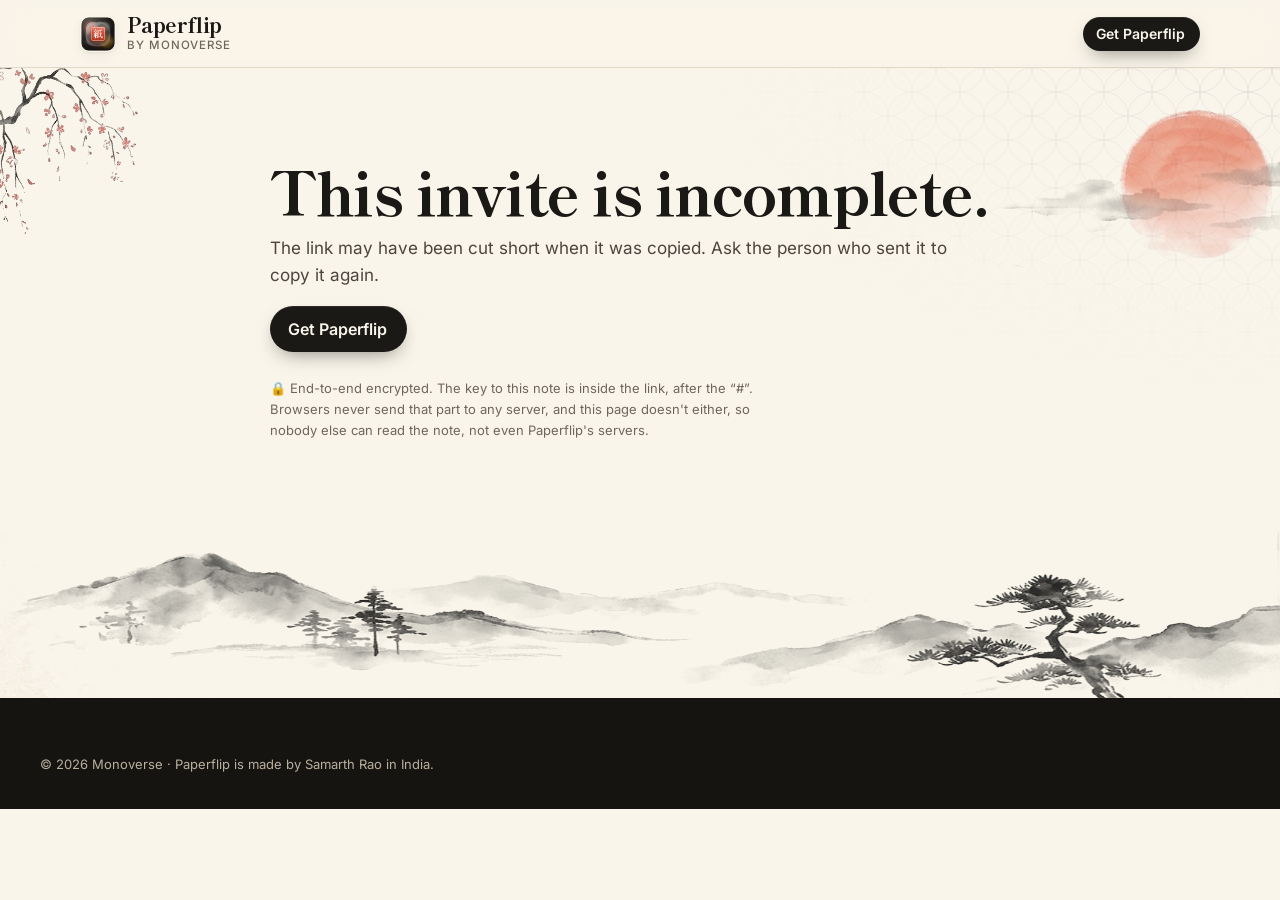
<file: c/index.html>
<!doctype html>
<html lang="en">
<head>
<meta charset="utf-8">
<meta http-equiv="Content-Security-Policy" content="default-src 'self'; script-src 'self' 'sha256-lJEu2rTteRfulZbvbM6VJ6bVv0H6HcLitekMovZy6JM='; style-src 'self' 'unsafe-inline'; img-src 'self' https: data:; connect-src 'none'; frame-src 'none'; object-src 'none'; base-uri 'none'; form-action 'none'">
<meta name="referrer" content="no-referrer">
<meta name="viewport" content="width=device-width, initial-scale=1">
<title>Write together — Paperflip</title>
<meta name="description" content="You're invited to write a Paperflip note together, live and end-to-end encrypted.">
<link rel="canonical" href="https://paperflip.app/c/">
<meta name="author" content="Samarth Rao">
<meta name="theme-color" content="#F9F5EA">
<meta name="color-scheme" content="light">
<meta name="robots" content="noindex">

<meta property="og:type" content="website">
<meta property="og:site_name" content="Paperflip by Monoverse">
<meta property="og:title" content="Paperflip — read what your AI writes">
<meta property="og:description" content="A calm, private Markdown notebook for Linux and Windows. Coloured code, live Mermaid diagrams, real math and an AI that runs on your laptop. Free beta.">
<meta property="og:url" content="https://paperflip.app/c/">
<meta property="og:image" content="https://paperflip.app/assets/img/og.jpg">
<meta property="og:image:width" content="1200">
<meta property="og:image:height" content="630">
<meta property="og:image:alt" content="Monoverse and Paperflip wordmarks on washi paper with an ink-wash sun, mountains and cherry blossom">
<meta name="twitter:card" content="summary_large_image">
<meta name="twitter:title" content="Paperflip — read what your AI writes">
<meta name="twitter:description" content="A calm, private Markdown notebook for Linux and Windows with on-device AI. Free beta.">
<meta name="twitter:image" content="https://paperflip.app/assets/img/og.jpg">

<link rel="icon" href="../assets/img/paperflip-icon.svg" type="image/svg+xml">
<link rel="icon" href="../assets/img/icon-64.png" sizes="64x64" type="image/png">
<link rel="apple-touch-icon" href="../assets/img/icon-256.png">
<link rel="manifest" href="../site.webmanifest">
<link rel="preload" href="../assets/fonts/shippori-800-sub.woff2" as="font" type="font/woff2" crossorigin>
<link rel="preload" href="../assets/fonts/inter-400-650-latin.woff2" as="font" type="font/woff2" crossorigin>
<link rel="stylesheet" href="../assets/site.css">
<link rel="stylesheet" href="../assets/look.css">
<script>document.documentElement.classList.add("js");try{if(localStorage.getItem("pf-look")==="meme")document.documentElement.dataset.look="meme"}catch(e){}</script>

<link rel="stylesheet" href="../assets/app.css">
<link rel="stylesheet" href="../assets/share.css">
</head>
<body class="doc share-page">
<header class="nav is-scrolled"><div class="wrap nav-row">
<a class="lockup" href="https://github.com/samarthrao34/paperflip-releases/releases/latest" aria-label="Paperflip by Monoverse, home"><img src="../assets/img/icon-64.png" width="36" height="36" alt=""><span class="lockup-text"><span class="lockup-name">Paperflip</span><span class="lockup-by">by Monoverse</span></span></a>
<a class="btn btn-sm" href="https://forms.gle/9yKxSdCuqcjYYEDr6" target="_blank" rel="noopener" data-cta="invite">Get Paperflip</a>
</div></header>
<main id="main" class="doc-main">
<div class="jp-bg jp-bg-doc" aria-hidden="true"></div>
<div class="wrap doc-wrap">
  <section class="share-card invite-card" data-invite hidden>
    <p class="share-from">You're invited</p>
    <h1 class="share-title">Write a note together</h1>
    <p class="invite-lede">Someone wants to write with you in Paperflip. Once you join, you'll both see changes as they're typed, even when you type at the same moment.</p>
    <ol class="invite-steps">
      <li><b>Have Paperflip open?</b> Click <b>Join in Paperflip</b>.</li>
      <li><b>New to Paperflip?</b> <a href="https://forms.gle/9yKxSdCuqcjYYEDr6" target="_blank" rel="noopener">Get the free beta</a> for Linux or Windows, then come back to this page and click <b>Join in Paperflip</b>.</li>
    </ol>
    <div class="share-actions">
      <a class="btn" data-invite-open href="#">Join in Paperflip</a>
      <button class="btn btn-ghost" type="button" data-invite-copy>Copy invite</button>
    </div>
    <p class="share-hint" data-invite-copied hidden>Copied. In Paperflip, press Ctrl+K and choose <b>Open a shared link</b>, then paste.</p>
  </section>
  <section class="share-empty" data-invite-error hidden>
    <h1>This invite is incomplete.</h1>
    <p data-invite-reason>The link may have been cut short when it was copied. Ask the person who sent it to copy it again.</p>
    <p><a class="btn" href="https://github.com/samarthrao34/paperflip-releases/releases/latest">Get Paperflip</a></p>
  </section>
  <noscript><p>Turn on JavaScript, or paste this link into Paperflip (Ctrl+K → Open a shared link).</p></noscript>
  <p class="share-private">🔒 End-to-end encrypted. The key to this note is inside the link, after the “#”. Browsers never send that part to any server, and this page doesn't either, so nobody else can read the note, not even Paperflip's servers.</p>
</div></main>
<footer class="footer"><div class="wrap footer-fine" style="margin:0;border:0;padding-top:0;padding-bottom:0"><p>© 2026 Monoverse · Paperflip is made by Samarth Rao in India.</p></div></footer>
<script src="../assets/invite.js"></script>
</body></html>
</file>
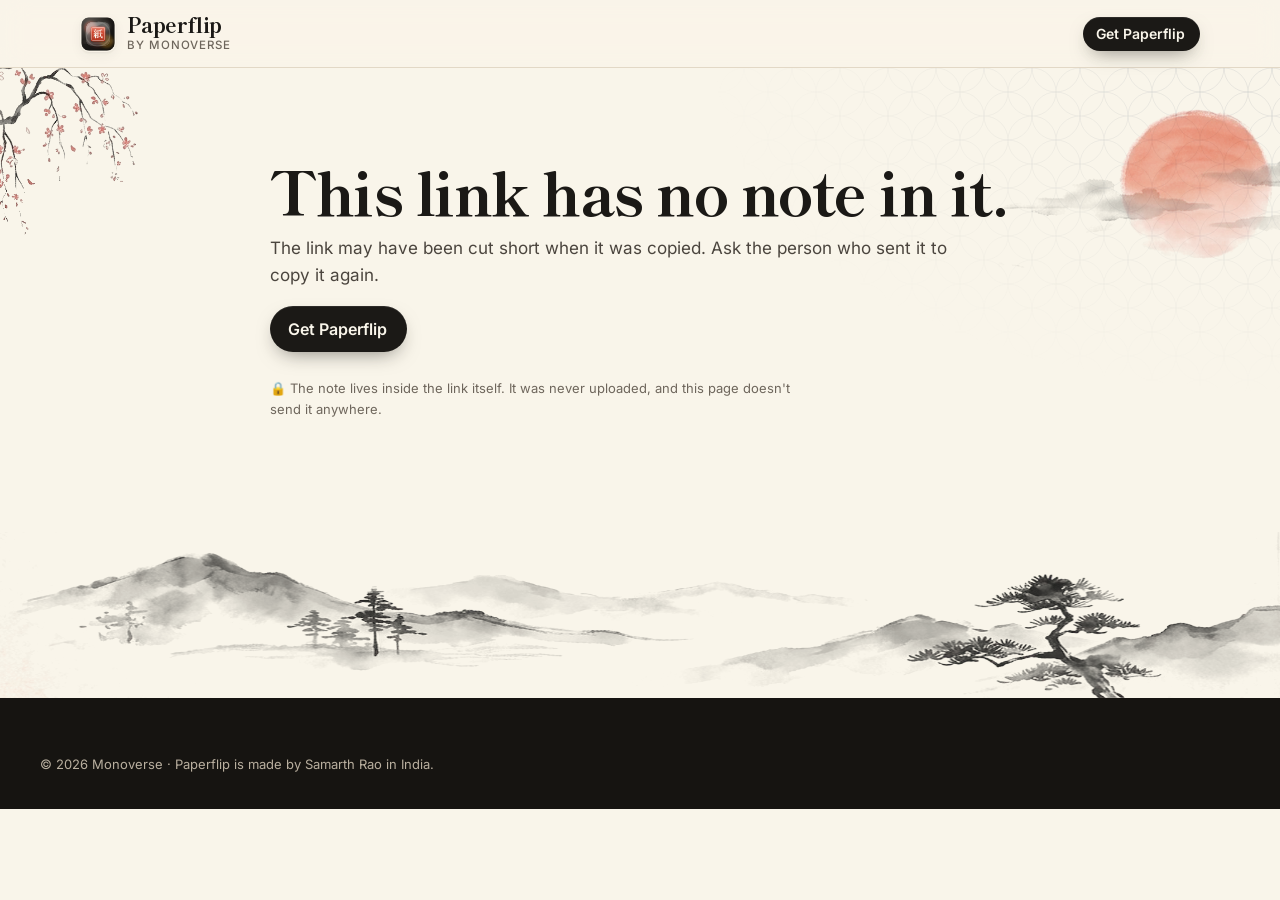
<file: n/index.html>
<!doctype html>
<html lang="en">
<head>
<meta charset="utf-8">
<meta http-equiv="Content-Security-Policy" content="default-src 'self'; script-src 'self' 'sha256-lJEu2rTteRfulZbvbM6VJ6bVv0H6HcLitekMovZy6JM='; style-src 'self' 'unsafe-inline'; img-src 'self' https: data:; connect-src 'none'; frame-src 'none'; object-src 'none'; base-uri 'none'; form-action 'none'">
<meta name="referrer" content="no-referrer">
<meta name="viewport" content="width=device-width, initial-scale=1">
<title>Shared note — Paperflip</title>
<meta name="description" content="Someone shared a Paperflip note with you. Read it here or open it in Paperflip.">
<link rel="canonical" href="https://paperflip.app/n/">
<meta name="author" content="Samarth Rao">
<meta name="theme-color" content="#F9F5EA">
<meta name="color-scheme" content="light">
<meta name="robots" content="noindex">

<meta property="og:type" content="website">
<meta property="og:site_name" content="Paperflip by Monoverse">
<meta property="og:title" content="Paperflip — read what your AI writes">
<meta property="og:description" content="A calm, private Markdown notebook for Linux and Windows. Coloured code, live Mermaid diagrams, real math and an AI that runs on your laptop. Free beta.">
<meta property="og:url" content="https://paperflip.app/n/">
<meta property="og:image" content="https://paperflip.app/assets/img/og.jpg">
<meta property="og:image:width" content="1200">
<meta property="og:image:height" content="630">
<meta property="og:image:alt" content="Monoverse and Paperflip wordmarks on washi paper with an ink-wash sun, mountains and cherry blossom">
<meta name="twitter:card" content="summary_large_image">
<meta name="twitter:title" content="Paperflip — read what your AI writes">
<meta name="twitter:description" content="A calm, private Markdown notebook for Linux and Windows with on-device AI. Free beta.">
<meta name="twitter:image" content="https://paperflip.app/assets/img/og.jpg">

<link rel="icon" href="../assets/img/paperflip-icon.svg" type="image/svg+xml">
<link rel="icon" href="../assets/img/icon-64.png" sizes="64x64" type="image/png">
<link rel="apple-touch-icon" href="../assets/img/icon-256.png">
<link rel="manifest" href="../site.webmanifest">
<link rel="preload" href="../assets/fonts/shippori-800-sub.woff2" as="font" type="font/woff2" crossorigin>
<link rel="preload" href="../assets/fonts/inter-400-650-latin.woff2" as="font" type="font/woff2" crossorigin>
<link rel="stylesheet" href="../assets/site.css">
<link rel="stylesheet" href="../assets/look.css">
<script>document.documentElement.classList.add("js");try{if(localStorage.getItem("pf-look")==="meme")document.documentElement.dataset.look="meme"}catch(e){}</script>

<link rel="stylesheet" href="../assets/app.css">
<link rel="stylesheet" href="../assets/share.css">
</head>
<body class="doc share-page">
<header class="nav is-scrolled"><div class="wrap nav-row">
<a class="lockup" href="https://github.com/samarthrao34/paperflip-releases/releases/latest" aria-label="Paperflip by Monoverse, home"><img src="../assets/img/icon-64.png" width="36" height="36" alt=""><span class="lockup-text"><span class="lockup-name">Paperflip</span><span class="lockup-by">by Monoverse</span></span></a>
<a class="btn btn-sm" href="https://forms.gle/9yKxSdCuqcjYYEDr6" target="_blank" rel="noopener" data-cta="share">Get Paperflip</a>
</div></header>
<main id="main" class="doc-main">
<div class="jp-bg jp-bg-doc" aria-hidden="true"></div>
<div class="wrap doc-wrap">
  <section class="share-card" data-share hidden>
    <p class="share-from" data-share-from></p>
    <h1 class="share-title" data-share-title></h1>
    <p class="share-meta" data-share-meta></p>
    <div class="share-actions">
      <a class="btn" data-share-open href="#">Open in Paperflip</a>
      <button class="btn btn-ghost" type="button" data-share-download>Download .md</button>
    </div>
    <p class="share-hint">Don't have Paperflip yet? <a href="https://forms.gle/9yKxSdCuqcjYYEDr6" target="_blank" rel="noopener">Get the free beta</a> for Linux and Windows, then click <b>Open in Paperflip</b> again.</p>
    <article class="share-note md" data-share-body></article>
  </section>
  <section class="share-empty" data-share-error hidden>
    <h1>This link has no note in it.</h1>
    <p data-share-reason>The link may have been cut short when it was copied. Ask the person who sent it to copy it again.</p>
    <p><a class="btn" href="https://github.com/samarthrao34/paperflip-releases/releases/latest">Get Paperflip</a></p>
  </section>
  <noscript><p>Turn on JavaScript to read this shared note, or paste the link into Paperflip (Ctrl+K → Open a shared link).</p></noscript>
  <p class="share-private">🔒 The note lives inside the link itself. It was never uploaded, and this page doesn't send it anywhere.</p>
</div></main>
<footer class="footer"><div class="wrap footer-fine" style="margin:0;border:0;padding-top:0;padding-bottom:0"><p>© 2026 Monoverse · Paperflip is made by Samarth Rao in India.</p></div></footer>
<script src="../assets/md.js"></script>
<script src="../assets/share.js"></script>
</body></html>
</file>
<file: assets/site.css>
/* Self-hosted fonts (Google Fonts, SIL OFL) */
@font-face {font-family: 'Shippori Mincho B1';
  font-style: normal;
  font-weight: 700;
  font-display: swap;
  src: url(fonts/shippori-700-sub.woff2) format('woff2');
  unicode-range: U+20-7e, U+b7, U+d7, U+2013-2014, U+2019, U+201c-201d, U+2026, U+2192, U+3099-309a, U+30b9-30ba, U+30c3, U+30ce-30d1, U+30d5-30da, U+30e2, U+30ea, U+30fc, U+7d19;}
@font-face {font-family: 'Shippori Mincho B1';
  font-style: normal;
  font-weight: 800;
  font-display: swap;
  src: url(fonts/shippori-800-sub.woff2) format('woff2');
  unicode-range: U+20-7e, U+b7, U+d7, U+2013-2014, U+2019, U+201c-201d, U+2026, U+2192, U+3099-309a, U+30b9-30ba, U+30c3, U+30ce-30d1, U+30d5-30da, U+30e2, U+30ea, U+30fc, U+7d19;}
@font-face {font-family: 'Inter';
  font-style: normal;
  font-weight: 400 650;
  font-display: swap;
  src: url(fonts/inter-400-650-latin-ext.woff2) format('woff2');
  unicode-range: U+0100-02BA, U+02BD-02C5, U+02C7-02CC, U+02CE-02D7, U+02DD-02FF, U+0304, U+0308, U+0329, U+1D00-1DBF, U+1E00-1E9F, U+1EF2-1EFF, U+2020, U+20A0-20AB, U+20AD-20C4, U+2113, U+2C60-2C7F, U+A720-A7FF;}
@font-face {font-family: 'Inter';
  font-style: normal;
  font-weight: 400 650;
  font-display: swap;
  src: url(fonts/inter-400-650-latin.woff2) format('woff2');
  unicode-range: U+0000-00FF, U+0131, U+0152-0153, U+02BB-02BC, U+02C6, U+02DA, U+02DC, U+0304, U+0308, U+0329, U+2000-206F, U+20AC, U+2122, U+2191, U+2193, U+2212, U+2215, U+FEFF, U+FFFD;}
@font-face {font-family: 'Tiro Devanagari Hindi';
  font-style: normal;
  font-weight: 400;
  font-display: swap;
  src: url(fonts/tiro-400-sub.woff2) format('woff2');
  unicode-range: U+20, U+902, U+915, U+917, U+91c, U+924, U+928-929, U+92c-92e, U+930-931, U+93c, U+93e, U+947;}
@font-face {font-family: 'Yuji Syuku';
  font-style: normal;
  font-weight: 400;
  font-display: swap;
  src: url(fonts/yuji-400-sub.woff2) format('woff2');
  unicode-range: U+306e, U+3099-309a, U+30b9-30ba, U+30c3, U+30ce-30d1, U+30d5-30da, U+30e2, U+30ea, U+30fc, U+548c, U+65e5, U+672c, U+7d19, U+8aad;}

/* ── Tokens ─────────────────────────────────────────── */
:root {
  --washi: #F9F5EA;      /* paper ground, matched to the brand art */
  --washi-2: #F1EADB;    /* second surface */
  --paper: #FFFDF8;      /* page / card */
  --sumi: #1B1916;       /* ink */
  --sumi-2: #4B453E;     /* secondary ink, 8.9:1 on washi */
  --sumi-3: #6E665C;     /* tertiary ink, 5.2:1 on washi */
  --line: #E2D8C6;
  --line-2: #D3C7B1;
  --shu: #B7381F;        /* vermilion seal, 5.6:1 on washi */
  --shu-2: #D8553A;
  --haldi: #C98A1E;      /* turmeric: the Indian accent */
  --ai: #2D4263;         /* aizome indigo */
  --matcha: #5E7A3A;
  --night: #161411;
  --night-2: #221F1B;
  --night-ink: #EFE8DA;
  --night-ink-2: #B9AF9F;

  --f-display: "Shippori Mincho B1", "Noto Serif", Georgia, serif;
  --f-body: "Inter", system-ui, -apple-system, "Segoe UI", sans-serif;
  --f-mono: ui-monospace, "JetBrains Mono", "Noto Sans Mono", "DejaVu Sans Mono", monospace;
  --f-jp: "Yuji Syuku", "Shippori Mincho B1", serif;
  --f-hi: "Tiro Devanagari Hindi", serif;

  --ease-out: cubic-bezier(0.23, 1, 0.32, 1);
  --ease-in-out: cubic-bezier(0.77, 0, 0.175, 1);

  --r-sm: 8px;
  --r-md: 14px;
  --r-lg: 20px;
  --shadow-1: 0 1px 2px rgb(27 25 22 / 0.06), 0 4px 12px rgb(27 25 22 / 0.05);
  --shadow-2: 0 2px 4px rgb(27 25 22 / 0.05), 0 18px 40px -12px rgb(27 25 22 / 0.22);
  --shadow-3: 0 3px 6px rgb(27 25 22 / 0.06), 0 40px 80px -24px rgb(27 25 22 / 0.35);

  --gutter: clamp(20px, 4vw, 40px);
  --nav-h: 68px;
}

/* ── Base ───────────────────────────────────────────── */
*, *::before, *::after { box-sizing: border-box; }
html { -webkit-text-size-adjust: 100%; scroll-behavior: smooth; scroll-padding-top: calc(var(--nav-h) + 12px); }
body {
  margin: 0;
  background: var(--washi);
  color: var(--sumi);
  font: 400 17px/1.6 var(--f-body);
  font-feature-settings: "cv11", "ss01";
  -webkit-font-smoothing: antialiased;
  text-rendering: optimizeLegibility;
  overflow-x: clip;
}
img, svg { display: block; max-width: 100%; }
img { height: auto; }
a { color: inherit; text-decoration-thickness: 1px; text-underline-offset: 0.2em; }
p { margin: 0 0 1em; }
h1, h2, h3 { margin: 0; font-weight: 800; text-wrap: balance; }
code, kbd { font-family: var(--f-mono); font-size: 0.86em; }
code { background: var(--washi-2); border: 1px solid var(--line); border-radius: 6px; padding: 0.08em 0.38em; }
kbd { background: var(--paper); border: 1px solid var(--line-2); border-bottom-width: 2px; border-radius: 6px; padding: 0.05em 0.42em; }
::selection { background: rgb(183 56 31 / 0.18); color: var(--sumi); }
:focus-visible { outline: 2px solid var(--shu); outline-offset: 3px; border-radius: 6px; }
html { scrollbar-color: var(--line-2) var(--washi); }
.tnum { font-variant-numeric: tabular-nums; }

.wrap { width: min(1200px, 100%); margin-inline: auto; padding-inline: var(--gutter); position: relative; }

.skip { position: absolute; left: 12px; top: -60px; z-index: 100; background: var(--sumi); color: var(--washi); padding: 10px 14px; border-radius: var(--r-sm); text-decoration: none; }
.skip:focus { top: 12px; }

/* ── Buttons ────────────────────────────────────────── */
.btn {
  --bg: var(--sumi);
  display: inline-flex; align-items: center; gap: 10px;
  background: var(--bg); color: var(--washi);
  font: 600 16px/1 var(--f-body);
  text-decoration: none;
  padding: 15px 20px 15px 18px;
  border-radius: 999px;
  box-shadow: 0 1px 0 rgb(255 255 255 / 0.08) inset, 0 8px 20px -8px rgb(27 25 22 / 0.55);
  transition: transform 160ms var(--ease-out), background-color 200ms var(--ease-out), box-shadow 200ms var(--ease-out);
  -webkit-tap-highlight-color: transparent;
}
.btn:hover { --bg: #2A2621; transform: translateY(-1px); box-shadow: 0 1px 0 rgb(255 255 255 / 0.08) inset, 0 14px 26px -10px rgb(27 25 22 / 0.6); }
/* secondary download button (Windows): paper fill, ink outline */
.btn-alt { --bg: var(--paper); color: var(--sumi); box-shadow: inset 0 0 0 1.5px var(--sumi), 0 8px 20px -12px rgb(27 25 22 / 0.35); }
.btn-alt:hover { --bg: var(--washi-2); box-shadow: inset 0 0 0 1.5px var(--sumi), 0 14px 26px -14px rgb(27 25 22 / 0.4); }
.btn:active { transform: scale(0.97); transition-duration: 100ms; }
.btn .tux { width: 19px; height: 19px; flex: none; }
.btn-lg { font-size: 17px; padding: 18px 22px 18px 20px; }
.btn-sm { font-size: 14px; padding: 10px 15px 10px 13px; gap: 8px; }
.btn-sm .tux { width: 16px; height: 16px; }
.btn-badge {
  font: 600 11px/1 var(--f-body); letter-spacing: 0.06em; text-transform: uppercase;
  background: var(--shu); color: #FFF6EC; padding: 5px 7px; border-radius: 999px; margin-left: 2px;
}

.link-arrow {
  font-weight: 500; text-decoration: none; color: var(--sumi-2);
  background: linear-gradient(currentColor, currentColor) 0 100% / 0 1px no-repeat;
  padding-bottom: 2px;
  transition: background-size 260ms var(--ease-out), color 200ms var(--ease-out);
}
.link-arrow::after { content: " ↓"; }
.link-arrow:hover { background-size: 100% 1px; color: var(--sumi); }

/* ── Nav ────────────────────────────────────────────── */
.nav {
  position: sticky; top: 0; z-index: 50; height: var(--nav-h);
  background: rgb(249 245 234 / 0.82);
  backdrop-filter: saturate(1.4) blur(14px);
  -webkit-backdrop-filter: saturate(1.4) blur(14px);
  border-bottom: 1px solid transparent;
  transition: border-color 240ms var(--ease-out);
}
.nav.is-scrolled { border-bottom-color: var(--line); }
.nav-row { height: 100%; display: flex; align-items: center; gap: 28px; }
.lockup { display: flex; align-items: center; gap: 11px; text-decoration: none; margin-right: auto; }
.lockup img { width: 36px; height: 36px; border-radius: 9px; box-shadow: var(--shadow-1); }
.lockup-text { display: flex; flex-direction: column; line-height: 1.05; }
.lockup-name { font: 800 21px/1 var(--f-display); letter-spacing: -0.01em; }
.lockup-by { font: 500 11.5px/1.3 var(--f-body); letter-spacing: 0.08em; text-transform: uppercase; color: var(--sumi-3); margin-top: 3px; }
.nav-links { display: flex; gap: 26px; list-style: none; margin: 0; padding: 0; }
.nav-links a {
  font-size: 15px; font-weight: 500; color: var(--sumi-2); text-decoration: none;
  background: linear-gradient(var(--shu), var(--shu)) 0 100% / 0 1.5px no-repeat; padding-bottom: 3px;
  transition: background-size 240ms var(--ease-out), color 200ms var(--ease-out);
}
.nav-links a:hover { color: var(--sumi); background-size: 100% 1.5px; }

/* ── Hero ───────────────────────────────────────────── */
.hero { position: relative; min-height: calc(100svh - var(--nav-h)); display: flex; align-items: center; padding: 48px 0 clamp(190px, 24vh, 250px); overflow: hidden; isolation: isolate; }
.hero-grid { display: grid; grid-template-columns: minmax(0, 760px); gap: clamp(32px, 5vw, 72px); align-items: center; }
.art { position: absolute; pointer-events: none; user-select: none; z-index: -1; }
.art-sun { top: 3%; right: max(-60px, calc(50% - 760px)); width: clamp(300px, 34vw, 500px); opacity: 0.9;
  -webkit-mask-image: linear-gradient(90deg, #000 70%, transparent); mask-image: linear-gradient(90deg, #000 70%, transparent); }
.art-sakura { top: -18px; left: max(-70px, calc(50% - 790px)); width: clamp(180px, 20vw, 300px); opacity: 0.95; }
.art-mountains { left: 0; right: 0; bottom: -6px; width: 100%; height: clamp(110px, 17vw, 240px); object-fit: cover; object-position: 50% 0;
  -webkit-mask-image: linear-gradient(90deg, transparent, #000 12%, #000 88%, transparent); mask-image: linear-gradient(90deg, transparent, #000 12%, #000 88%, transparent); opacity: 0.85; }

.beta-tag {
  display: inline-flex; align-items: center; gap: 9px;
  font: 500 13.5px/1 var(--f-body); color: var(--sumi-2);
  background: rgb(255 253 248 / 0.75); border: 1px solid var(--line); border-radius: 999px; padding: 8px 13px 8px 11px; margin-bottom: 26px;
}
.dot { width: 8px; height: 8px; border-radius: 50%; background: var(--matcha); box-shadow: 0 0 0 3px rgb(94 122 58 / 0.18); }
.h1-big { display: block; font: 800 clamp(44px, 6.4vw, 86px)/1.02 var(--f-display); letter-spacing: -0.03em; }
.h1-sub { display: block; margin-top: 18px; font: 500 clamp(19px, 1.8vw, 24px)/1.3 var(--f-body); letter-spacing: -0.01em; color: var(--shu); }
.lede { font-size: clamp(17px, 1.35vw, 19px); color: var(--sumi-2); max-width: 34em; margin: 22px 0 32px; }
.hero-actions { display: flex; flex-wrap: wrap; align-items: center; gap: 14px 26px; }
.fine { font-size: 14px; color: var(--sumi-3); margin: 18px 0 0; max-width: 36em; }

/* Entrance (once, on load) */
.js [data-enter] { opacity: 0; transform: translateY(14px); filter: blur(4px); }
.js.is-ready [data-enter] { opacity: 1; transform: none; filter: none;
  transition: opacity 700ms var(--ease-out), transform 800ms var(--ease-out), filter 700ms var(--ease-out);
  transition-delay: calc(var(--i, 0) * 70ms); }

/* ── Sections ───────────────────────────────────────── */
section { position: relative; }
.problem, .app, .features, .private, .faq { padding-block: clamp(96px, 13vh, 150px); }
h2 { font: 800 clamp(34px, 4.4vw, 58px)/1.06 var(--f-display); letter-spacing: -0.025em; max-width: 17em; }
.section-lede { font-size: clamp(17px, 1.3vw, 19px); color: var(--sumi-2); max-width: 40em; margin: 22px 0 0; }

/* Problem */
.problem { background: var(--washi-2); border-block: 1px solid var(--line); }
.race { display: grid; grid-template-columns: 1fr auto 1fr; gap: 26px; align-items: stretch; margin-top: 56px; }
.race-vs { align-self: center; font: 800 26px/1 var(--f-display); color: var(--shu); }
.race-note { margin: 34px 0 0; font: 800 clamp(20px, 2vw, 26px)/1.3 var(--f-display); color: var(--sumi); }
.term {
  background: var(--night); color: var(--night-ink); border-radius: var(--r-md); padding: 18px 24px 22px;
  font: 400 clamp(14px, 1.25vw, 17px)/1.75 var(--f-mono); box-shadow: var(--shadow-2);
}
.term-bar { display: flex; gap: 7px; margin-bottom: 12px; }
.term-bar i { width: 10px; height: 10px; border-radius: 50%; background: #3D3832; }
.term-bar i:first-child { background: var(--shu-2); }
.term-line { margin: 0; white-space: nowrap; overflow: hidden; text-overflow: ellipsis; }
.term .prompt { color: var(--shu-2); }
.term .muted { color: var(--night-ink-2); }
.term .hl { color: #F0C35A; }
.term .ok { color: #9CCB8B; }
.clock { margin: 4px 0; font: 500 clamp(44px, 5.2vw, 68px)/1.15 var(--f-mono); letter-spacing: -0.02em; color: var(--night-ink); }

/* App */
.app-head { display: flex; align-items: flex-end; justify-content: space-between; gap: 24px; flex-wrap: wrap; }
.seg { display: inline-flex; padding: 4px; background: var(--washi-2); border: 1px solid var(--line); border-radius: 999px; }
.seg-btn {
  font: 600 14px/1 var(--f-body); color: var(--sumi-2); background: transparent; border: 0; border-radius: 999px; padding: 10px 16px; cursor: pointer;
  transition: background-color 200ms var(--ease-out), color 200ms var(--ease-out), box-shadow 200ms var(--ease-out), transform 160ms var(--ease-out);
}
.seg-btn[aria-pressed="true"] { background: var(--paper); color: var(--sumi); box-shadow: var(--shadow-1); }
.seg-btn:active { transform: scale(0.97); }
.app-frame { margin: 44px 0 0; border-radius: var(--r-lg); overflow: hidden; background: var(--paper); border: 1px solid var(--line); box-shadow: var(--shadow-3); }
.app-frame-bar { display: flex; align-items: center; gap: 7px; padding: 11px 16px; border-bottom: 1px solid var(--line); background: var(--washi); }
.app-frame-bar i { width: 11px; height: 11px; border-radius: 50%; background: var(--line-2); }
.app-frame-bar span { margin-left: 10px; font: 500 13px/1 var(--f-body); color: var(--sumi-3); }
.shots { display: grid; }
.shot { grid-area: 1 / 1; width: 100%; opacity: 0; transition: opacity 380ms var(--ease-out); }
.shot.is-on { opacity: 1; }

/* Features bento */
.bento {
  margin-top: 56px; display: grid; gap: 18px;
  grid-template-columns: repeat(6, 1fr);
  grid-template-areas:
    "code code code graph graph graph"
    "diag diag diag graph graph graph"
    "math math slash slash slash slash";
}
.tile {
  position: relative; display: flex; flex-direction: column; overflow: hidden;
  background: var(--paper); border: 1px solid var(--line); border-radius: var(--r-lg); box-shadow: var(--shadow-1);
  transition: transform 260ms var(--ease-out), box-shadow 260ms var(--ease-out), border-color 260ms var(--ease-out);
}
.tile:hover { transform: translateY(-2px); box-shadow: var(--shadow-2); border-color: var(--line-2); }
.tile-text { padding: 26px 28px 18px; }
.tile h3 { font: 800 clamp(21px, 1.8vw, 26px)/1.15 var(--f-display); letter-spacing: -0.015em; margin-bottom: 8px; }
.tile p { margin: 0; color: var(--sumi-2); font-size: 15.5px; max-width: 36em; }
.tile img { margin-top: auto; width: 100%; border-top: 1px solid var(--line); transition: transform 500ms var(--ease-out); }
.tile:hover img { transform: scale(1.025); }
.tile-code { grid-area: code; }
.tile-graph { grid-area: graph; }
.tile-graph img { object-fit: cover; object-position: 50% 30%; flex: 1; min-height: 0; height: 0; }
.tile-diagram { grid-area: diag; }
.tile-diagram img { object-fit: cover; object-position: 50% 0; flex: 1; min-height: 0; height: 0; }
.tile-math { grid-area: math; background: var(--washi-2); }
.tile-slash { grid-area: slash; flex-direction: row; }
.tile-slash .tile-text { flex: 1 1 50%; align-self: center; }
.tile-slash img { flex: 1 1 50%; width: 50%; border-top: 0; border-left: 1px solid var(--line); object-fit: cover; object-position: 0 0; margin: 0; }
.math-demo { margin-top: auto; padding: 8px 20px 30px; font-size: 21px; color: var(--sumi); overflow-x: auto; }

/* Private AI (ink band) */
.private { background: var(--night); color: var(--night-ink); }
.private h2 { color: var(--night-ink); }
.private .section-lede { color: var(--night-ink-2); }
.private kbd { background: var(--night-2); border-color: #3A352F; color: var(--night-ink); }
.private code { background: var(--night-2); border-color: #3A352F; color: var(--night-ink); }
.private-grid { display: grid; grid-template-columns: 1.05fr 1fr; gap: clamp(36px, 6vw, 88px); align-items: center; }
.facts { margin: 40px 0 0; display: grid; grid-template-columns: 1fr 1fr; gap: 0; border-top: 1px solid #34302A; }
.facts div { padding: 16px 0; border-bottom: 1px solid #34302A; }
.facts div:nth-child(odd) { padding-right: 20px; }
.facts dt { font: 600 12px/1 var(--f-body); letter-spacing: 0.08em; text-transform: uppercase; color: #D9A441; margin-bottom: 8px; }
.facts dd { margin: 0; font-size: 15.5px; color: var(--night-ink); }
.private-visual { display: flex; flex-direction: column; gap: 18px; }
.term-dark { background: #0E0D0B; border: 1px solid #2E2A25; }
.ai-shot { border-radius: var(--r-md); border: 1px solid #2E2A25; box-shadow: 0 30px 60px -24px rgb(0 0 0 / 0.7); }

/* Maker */
.maker { padding-block: clamp(110px, 15vh, 170px); overflow: hidden; isolation: isolate; }
.art-fuji { right: max(-120px, calc(50% - 800px)); top: 12px; width: clamp(280px, 34vw, 520px); opacity: 0.75;
  -webkit-mask-image: linear-gradient(90deg, transparent, #000 25%); mask-image: linear-gradient(90deg, transparent, #000 25%); }
.maker-grid { display: grid; grid-template-columns: 260px 1fr; gap: clamp(36px, 6vw, 90px); align-items: start; }
.seal-col { display: flex; flex-direction: column; align-items: flex-start; gap: 22px; position: sticky; top: calc(var(--nav-h) + 40px); }
.seal {
  width: 132px; height: 132px; display: grid; place-items: center; border-radius: 18px;
  background: var(--shu); color: #FFF3E6; font: 400 82px/1 var(--f-jp);
  box-shadow: inset 0 0 0 5px rgb(255 243 230 / 0.9), inset 0 0 0 8px var(--shu), var(--shadow-2);
  transform: rotate(-4deg);
}
.paper-words { display: flex; align-items: baseline; gap: 10px; margin: 0; font-size: 22px; color: var(--sumi-2); }
.paper-words .jp { font-family: var(--f-jp); font-size: 28px; color: var(--sumi); }
.paper-words .hi { font-family: var(--f-hi); font-size: 27px; color: var(--haldi); }
.paper-words .sep { color: var(--line-2); }
.maker-copy { max-width: 40em; }
.maker-copy h2 { margin-bottom: 30px; }
.maker-copy p { font-size: clamp(17px, 1.3vw, 19px); color: var(--sumi-2); }
.maker-copy .sig { color: var(--sumi); font-weight: 500; margin-top: 28px; }
.jp-small { font-family: var(--f-jp); font-size: 0.92em; color: var(--sumi-3); font-weight: 400; }
.stack { display: flex; flex-wrap: wrap; gap: 8px; margin-top: 26px; }
.stack span { font: 500 13.5px/1 var(--f-mono); padding: 8px 11px; border-radius: 999px; background: var(--paper); border: 1px solid var(--line); color: var(--sumi-2); }

/* FAQ */
.faq { background: var(--washi-2); border-top: 1px solid var(--line); }
.faq-grid { display: grid; grid-template-columns: 0.8fr 1.2fr; gap: clamp(32px, 6vw, 90px); align-items: start; }
.faq-list { border-top: 1px solid var(--line-2); }
.faq details { border-bottom: 1px solid var(--line-2); }
.faq summary {
  list-style: none; cursor: pointer; display: flex; justify-content: space-between; align-items: center; gap: 20px;
  padding: 22px 2px; font: 600 clamp(17px, 1.4vw, 19px)/1.35 var(--f-body); color: var(--sumi);
}
.faq summary::-webkit-details-marker { display: none; }
.faq summary::after {
  content: ""; flex: none; width: 13px; height: 13px; border-right: 1.8px solid var(--sumi-2); border-bottom: 1.8px solid var(--sumi-2);
  transform: translateY(-3px) rotate(45deg); transition: transform 240ms var(--ease-out);
}
.faq details[open] summary::after { transform: translateY(3px) rotate(225deg); }
.faq summary:hover { color: var(--shu); }
.faq details p { margin: 0; padding: 0 2px 24px; color: var(--sumi-2); max-width: 42em; }
.faq details[open] p { animation: faq-in 280ms var(--ease-out); }
@keyframes faq-in { from { opacity: 0; transform: translateY(-4px); } }

/* Close */
.close { padding: clamp(110px, 15vh, 160px) 0 clamp(170px, 22vw, 300px); overflow: hidden; isolation: isolate; text-align: center; }
.close-inner { display: flex; flex-direction: column; align-items: center; }
.close-icon { width: 112px; height: 112px; border-radius: 26px; box-shadow: var(--shadow-3); margin-bottom: 30px; }
.close h2 { font-size: clamp(42px, 5.6vw, 76px); }
.close p { font-size: clamp(17px, 1.35vw, 19px); color: var(--sumi-2); margin: 18px 0 32px; max-width: 32em; }
.close .fine { margin: 16px 0 0; }
.close .btn-alt { margin-top: 12px; }

/* Footer */
.footer { background: var(--night); color: var(--night-ink-2); padding: 56px 0 34px; font-size: 15px; }
.footer-row { display: flex; justify-content: space-between; gap: 32px; flex-wrap: wrap; align-items: flex-start; }
.footer-mono { font: 800 22px/1 var(--f-display); letter-spacing: 0.04em; color: var(--night-ink); margin-bottom: 12px; }
.footer .jp-small { color: var(--night-ink-2); }
.footer-links { list-style: none; margin: 0; padding: 0; display: flex; gap: 26px; flex-wrap: wrap; }
.footer-links a { color: var(--night-ink); text-decoration: none; background: linear-gradient(currentColor, currentColor) 0 100% / 0 1px no-repeat; padding-bottom: 2px; transition: background-size 240ms var(--ease-out); }
.footer-links a:hover { background-size: 100% 1px; }
.footer-fine { margin-top: 36px; padding-top: 22px; border-top: 1px solid #2E2A25; font-size: 13px; }
.footer-fine p { margin: 0; }

/* ── Responsive ─────────────────────────────────────── */
@media (max-width: 1024px) {
  .nav-links { gap: 18px; }
  .hero-grid { grid-template-columns: 1fr; }
  .hero { padding-top: 40px; }
  .bento { grid-template-columns: 1fr 1fr; grid-template-areas: "code code" "diag graph" "math graph" "slash slash"; }
  .tile-diagram img { height: auto; flex: none; }
  .private-grid, .faq-grid { grid-template-columns: 1fr; }
  .maker-grid { grid-template-columns: 1fr; }
  .seal-col { position: static; flex-direction: row; align-items: center; }
  .seal { width: 96px; height: 96px; font-size: 60px; border-radius: 14px; }
}
@media (max-width: 760px) {
  body { font-size: 16px; }
  .nav-links { display: none; }
  .race { grid-template-columns: 1fr; gap: 14px; }
  .race-vs { justify-self: center; }
  .bento { grid-template-columns: 1fr; grid-template-areas: "code" "diag" "graph" "math" "slash"; }
  .tile-graph img { height: 340px; flex: none; }
  .tile-slash { flex-direction: column; }
  .tile-slash img { width: 100%; border-left: 0; border-top: 1px solid var(--line); }
  .facts { grid-template-columns: 1fr; }
  .facts div:nth-child(odd) { padding-right: 0; }
  .footer-row { flex-direction: column; }
}
@media (max-width: 420px) {
  .btn-sm { padding: 9px 12px; font-size: 13.5px; }
  .lockup-by { display: none; }
  .hero-actions .btn-lg { width: 100%; justify-content: center; }
}

@media (prefers-reduced-motion: reduce) {
  html { scroll-behavior: auto; }
  *, *::before, *::after { animation-duration: 1ms !important; transition-duration: 1ms !important; transition-delay: 0ms !important; }
  .js [data-enter] { opacity: 1; transform: none; filter: none; }
}

/* ── Document pages ─────────────────────────────────── */
.doc-main { padding-block: clamp(64px, 10vh, 110px); min-height: 70vh; }
.doc-wrap { max-width: 760px; }
.doc h1 { font: 800 clamp(40px, 5vw, 60px)/1.05 var(--f-display); letter-spacing: -0.025em; margin-bottom: 14px; }
.doc h2 { font-size: clamp(24px, 2.4vw, 30px); margin: 44px 0 12px; }
.doc-wrap p { color: var(--sumi-2); max-width: 65ch; }
.doc-date { font-size: 14px; color: var(--sumi-3) !important; }
.doc .nav-row .btn { margin-left: auto; }

/* overflow guards */
.race > *, .private-grid > *, .hero-grid > * { min-width: 0; }
.term { min-width: 0; overflow: hidden; }
p code { overflow-wrap: anywhere; }
@media (max-width: 760px) { .art-sun { opacity: 0.55; width: 230px; right: -50px; top: 40px; } }

/* ── Feature slider ─────────────────────────────────── */
.features { overflow: hidden; }
.features-head { display: flex; align-items: flex-end; justify-content: space-between; gap: 24px; flex-wrap: wrap; }
.car-ctrl { display: flex; gap: 8px; }
.car-btn { width: 46px; height: 46px; display: grid; place-items: center; border-radius: 50%; border: 1px solid var(--line-2); background: var(--paper); color: var(--sumi); cursor: pointer; box-shadow: var(--shadow-1);
  transition: transform 160ms var(--ease-out), border-color 200ms var(--ease-out), box-shadow 200ms var(--ease-out); }
.car-btn svg { width: 20px; height: 20px; }
.car-btn:hover { border-color: var(--sumi-3); transform: translateY(-1px); box-shadow: var(--shadow-2); }
.car-btn:active { transform: scale(0.95); }
.car-btn .i-play { display: none; }
.car-btn[aria-pressed="true"] .i-play { display: block; }
.car-btn[aria-pressed="true"] .i-pause { display: none; }
.car { margin-top: 48px; }
.car-track {
  display: flex; gap: 24px; overflow-x: auto; scroll-snap-type: x mandatory; scrollbar-width: none; overscroll-behavior-x: contain;
  --slide-w: min(1120px, calc(100vw - 2 * var(--gutter) - 40px));
  padding: 10px calc((100vw - var(--slide-w)) / 2) 30px;
}
.car-track::-webkit-scrollbar { display: none; }
.car-track.is-dragging { scroll-snap-type: none; cursor: grabbing; user-select: none; }
.slide {
  flex: 0 0 var(--slide-w); scroll-snap-align: center;
  display: grid; grid-template-columns: minmax(0, 0.85fr) minmax(0, 1.15fr); gap: clamp(24px, 4vw, 56px); align-items: center;
  min-height: 470px; padding: clamp(24px, 3.4vw, 44px); border-radius: 26px; background: var(--paper); border: 1px solid var(--line); box-shadow: var(--shadow-1);
  opacity: 0.45; transform: scale(0.97); transition: opacity 420ms var(--ease-out), transform 520ms var(--ease-out), box-shadow 420ms var(--ease-out);
  cursor: grab;
}
.slide.is-active { opacity: 1; transform: none; box-shadow: var(--shadow-2); cursor: auto; }
.slide-text h3 { font: 800 clamp(26px, 2.6vw, 38px)/1.1 var(--f-display); letter-spacing: -0.02em; margin-bottom: 14px; }
.slide-text p { color: var(--sumi-2); font-size: clamp(16px, 1.25vw, 18px); max-width: 30em; }
.slide-vis { min-width: 0; }
.chips { display: flex; flex-wrap: wrap; gap: 8px; margin-top: 18px; }
.chip { font: 500 14px/1 var(--f-body); padding: 9px 13px; border-radius: 999px; border: 1px solid var(--line-2); background: var(--washi); color: var(--sumi-2); cursor: pointer;
  transition: background-color 180ms var(--ease-out), color 180ms, border-color 180ms, transform 140ms var(--ease-out); }
.chip:hover { border-color: var(--sumi-3); color: var(--sumi); }
.chip:active { transform: scale(0.96); }
.chip[aria-pressed="true"] { background: var(--sumi); border-color: var(--sumi); color: var(--washi); }
.chip[data-q] { font-family: var(--f-mono); font-size: 13px; }
.mini-src, .mini-input { width: 100%; margin-top: 18px; padding: 12px 14px; border-radius: 12px; border: 1px solid var(--line-2); background: var(--washi); color: var(--sumi); font: 400 14px/1.6 var(--f-mono); outline: 0; resize: none;
  transition: border-color 180ms, box-shadow 180ms; }
.mini-src { height: 150px; }
.mini-input:not(.mono) { font-family: var(--f-body); }
.mini-src:focus, .mini-input:focus { border-color: var(--shu); box-shadow: 0 0 0 3px rgb(183 56 31 / 0.14); }
.slide .md { font-size: 15px; }
.slide .md-code pre { font-size: 13.5px; }
.slide .md-mermaid svg { max-width: 100%; }
.slide.is-active .mm-edge { stroke-dasharray: 1; stroke-dashoffset: 1; animation: mm-draw 900ms var(--ease-out) forwards; }
.slide.is-active .mm-edge:nth-of-type(2) { animation-delay: 120ms; } .slide.is-active .mm-edge:nth-of-type(3) { animation-delay: 240ms; } .slide.is-active .mm-edge:nth-of-type(4) { animation-delay: 360ms; }
@keyframes mm-draw { to { stroke-dashoffset: 0; } }
.slide-math { display: grid; place-items: center; min-height: 300px; border-radius: 18px; background: var(--washi); border: 1px solid var(--line); font-size: clamp(24px, 2.6vw, 36px); padding: 24px; overflow-x: auto; }
.slash-demo { border-radius: 18px; background: var(--washi); border: 1px solid var(--line); padding: 20px; display: flex; flex-direction: column; min-height: 380px; }
.slash-doc { flex: 1; max-height: 280px; overflow-y: auto; scrollbar-width: thin; }
.slash-line { position: relative; }
.slash-line .mini-input { margin-top: 10px; background: var(--paper); }
.slash-menu { position: absolute; left: 0; bottom: calc(100% - 4px); width: min(340px, 100%); max-height: 270px; overflow-y: auto; margin: 0; padding: 6px; list-style: none; background: var(--paper); border: 1px solid var(--line-2); border-radius: 12px; box-shadow: var(--shadow-3); z-index: 3;
  transform-origin: bottom left; animation: pf-pop 160ms var(--ease-out); }
.slash-menu li { display: flex; justify-content: space-between; gap: 12px; padding: 7px 10px; border-radius: 8px; font-size: 14px; cursor: pointer; }
.slash-menu li span { color: var(--sumi-3); font-size: 12.5px; }
.slash-menu li[aria-selected="true"] { background: rgb(183 56 31 / 0.1); }
.slash-menu .slash-head { font-size: 12px; color: var(--sumi-3); cursor: default; padding: 4px 10px; }
.slide-graph { border-radius: 18px; background: var(--washi) radial-gradient(var(--line) 1px, transparent 1px) 0 0 / 18px 18px; border: 1px solid var(--line); }
.slide-graph svg { width: 100%; height: auto; display: block; }
.slide-graph line { stroke: var(--sumi-3); stroke-opacity: 0.4; stroke-width: 1.2; transition: stroke-opacity 200ms, stroke 200ms, stroke-width 200ms; }
.slide-graph .g-node { cursor: pointer; outline: none; transition: opacity 200ms var(--ease-out); }
.slide-graph .g-node text { font: 500 12px var(--f-body); fill: var(--sumi-2); text-anchor: middle; }
.slide-graph .g-note text { font-weight: 600; fill: var(--sumi); }
.slide-graph .g-halo { fill: none; stroke: var(--c); stroke-opacity: 0.3; stroke-width: 2; }
.slide-graph.is-tracing .g-node:not(.is-hot) { opacity: 0.22; }
.slide-graph.is-tracing line { stroke-opacity: 0.1; }
.slide-graph line.is-hot { stroke: var(--shu); stroke-opacity: 0.9; stroke-width: 1.8; }
.slide-graph .g-node.is-hot .g-halo { stroke-opacity: 0.8; }
.search-demo { border-radius: 18px; background: var(--washi); border: 1px solid var(--line); padding: 20px; min-height: 380px; }
.search-demo .mini-input { margin-top: 0; background: var(--paper); }
.search-results { list-style: none; margin: 14px 0 0; padding: 0; display: grid; gap: 8px; }
.search-results li { display: grid; grid-template-columns: 1fr auto; gap: 2px 12px; padding: 11px 14px; border-radius: 12px; background: var(--paper); border: 1px solid var(--line); animation: faq-in 260ms var(--ease-out); }
.search-results b { font-size: 14.5px; }
.search-results span { font-size: 12.5px; color: var(--sumi-3); grid-column: 1; }
.search-results .search-tags { grid-column: 2; grid-row: 1 / span 2; align-self: center; display: flex; gap: 5px; }
.search-tags i { font-style: normal; font-size: 11.5px; padding: 2px 8px; border-radius: 999px; background: var(--washi-2); color: var(--sumi-2); }
.search-none { display: block !important; color: var(--sumi-3); font-size: 14px; }
.car-dots { display: flex; gap: 10px; flex-wrap: wrap; justify-content: center; margin-top: 8px; }
.car-dot { display: flex; flex-direction: column; align-items: center; gap: 8px; border: 0; background: none; cursor: pointer; padding: 6px 4px; color: var(--sumi-3); font: 500 13px/1 var(--f-body); transition: color 200ms; }
.car-dot i { display: block; width: 64px; height: 3px; border-radius: 3px; background: var(--line-2); overflow: hidden; }
.car-dot b { display: block; height: 100%; background: var(--shu); transform-origin: left; transform: scaleX(0); }
.car-dot[aria-selected="true"] { color: var(--sumi); }
.car-dot:hover { color: var(--sumi); }
@media (max-width: 860px) {
  .slide { grid-template-columns: 1fr; min-height: 0; align-content: start; }
  .car-track { gap: 14px; --slide-w: calc(100vw - 2 * var(--gutter) - 16px); }
  .slide-math { min-height: 180px; }
  .slash-demo, .search-demo { min-height: 320px; }
  .car-dot i { width: 36px; }
  .car-dot-label { display: none; }
}
@media (prefers-reduced-motion: reduce) { .slide.is-active .mm-edge { animation: none; stroke-dashoffset: 0; } }
</file>
<file: assets/look.css>
/* ── Look: Japanese ink (default) ↔ meme mode ──────────────────────────
   html[data-look="meme"] switches every section from ink-wash art to a
   wall of memes about that section. Toggle: [data-look-switch] (look.js). */

@font-face { font-family: 'Anton'; font-style: normal; font-weight: 400; font-display: swap;
  src: url(fonts/anton-400-latin.woff2) format('woff2'); }

/* ── The switch (beside "Get the beta") ─────────────── */
.look-switch { flex: none; border: 0; padding: 4px; margin: 0 -10px 0 0; background: none; cursor: pointer; border-radius: 999px; -webkit-tap-highlight-color: transparent; }
.look-track { position: relative; display: grid; grid-template-columns: 1fr 1fr; align-items: center; width: 70px; height: 36px; padding: 0 4px; border-radius: 999px;
  background: var(--washi-2); border: 1px solid var(--line-2); box-shadow: inset 0 1px 2px rgb(27 25 22 / 0.08); transition: background-color 260ms var(--ease-out), border-color 260ms; }
.look-opt { position: relative; z-index: 1; text-align: center; font-size: 15px; line-height: 1; transition: opacity 220ms, transform 260ms var(--ease-out); }
.look-jp { font-family: var(--f-jp); color: var(--washi); }
.look-meme { opacity: 0.55; filter: grayscale(0.6); }
.look-knob { position: absolute; top: 3px; left: 3px; width: 30px; height: 28px; border-radius: 999px; background: var(--shu); box-shadow: 0 2px 6px rgb(27 25 22 / 0.25);
  transition: transform 340ms cubic-bezier(0.34, 1.4, 0.5, 1), background-color 260ms; }
.look-switch:hover .look-track { border-color: var(--sumi-3); }
.look-switch:active .look-knob { width: 34px; }
.look-switch:focus-visible { outline: 2px solid var(--shu); outline-offset: 2px; }
.look-switch[aria-checked="true"] .look-knob { transform: translateX(32px); background: #FFD43B; }
.look-switch[aria-checked="true"] .look-jp { color: var(--sumi-3); }
.look-switch[aria-checked="true"] .look-meme { opacity: 1; filter: none; transform: scale(1.12); }
.doc .nav-row .look-switch { margin-left: auto; margin-right: 4px; }
.doc .nav-row .look-switch + .btn { margin-left: 0; }

/* ── Japanese backgrounds for every section ─────────── */
.jp-bg { position: absolute; inset: 0; z-index: -1; pointer-events: none; overflow: hidden; }
.problem, .app, .features, .private, .maker, .faq, .doc-main { isolation: isolate; overflow: hidden; }
.jp-bg::before, .jp-bg::after { content: ""; position: absolute; background-repeat: no-repeat; background-size: contain; }

/* ::before = a traditional pattern (seigaiha waves, shippo circles, dots), faded by a mask
   ::after  = ink-wash art reused from the brand image (no mask) */
.jp-bg { --edge: max(-50px, calc(50% - 780px)); }
.jp-bg::before, .jp-bg::after { content: ""; position: absolute; inset: 0; background-repeat: no-repeat; }
.jp-bg-problem::before, .jp-bg-faq::before { background: url("data:image/svg+xml,%3Csvg xmlns='http://www.w3.org/2000/svg' width='40' height='20'%3E%3Cg fill='%23F1EADB' stroke='%23B7381F' stroke-opacity='.17' stroke-width='1'%3E%3Cg transform='translate(20 -10)'%3E%3Ccircle r='20'/%3E%3Ccircle r='15'/%3E%3Ccircle r='10'/%3E%3Ccircle r='5'/%3E%3C/g%3E%3Cg transform='translate(0 0)'%3E%3Ccircle r='20'/%3E%3Ccircle r='15'/%3E%3Ccircle r='10'/%3E%3Ccircle r='5'/%3E%3C/g%3E%3Cg transform='translate(40 0)'%3E%3Ccircle r='20'/%3E%3Ccircle r='15'/%3E%3Ccircle r='10'/%3E%3Ccircle r='5'/%3E%3C/g%3E%3Cg transform='translate(20 10)'%3E%3Ccircle r='20'/%3E%3Ccircle r='15'/%3E%3Ccircle r='10'/%3E%3Ccircle r='5'/%3E%3C/g%3E%3Cg transform='translate(0 20)'%3E%3Ccircle r='20'/%3E%3Ccircle r='15'/%3E%3Ccircle r='10'/%3E%3Ccircle r='5'/%3E%3C/g%3E%3Cg transform='translate(40 20)'%3E%3Ccircle r='20'/%3E%3Ccircle r='15'/%3E%3Ccircle r='10'/%3E%3Ccircle r='5'/%3E%3C/g%3E%3Cg transform='translate(20 30)'%3E%3Ccircle r='20'/%3E%3Ccircle r='15'/%3E%3Ccircle r='10'/%3E%3Ccircle r='5'/%3E%3C/g%3E%3C/g%3E%3C/svg%3E") 0 0 / 40px 20px; }
.jp-bg-private::before { background: url("data:image/svg+xml,%3Csvg xmlns='http://www.w3.org/2000/svg' width='40' height='20'%3E%3Cg fill='%23161411' stroke='%23D9A441' stroke-opacity='.16' stroke-width='1'%3E%3Cg transform='translate(20 -10)'%3E%3Ccircle r='20'/%3E%3Ccircle r='15'/%3E%3Ccircle r='10'/%3E%3Ccircle r='5'/%3E%3C/g%3E%3Cg transform='translate(0 0)'%3E%3Ccircle r='20'/%3E%3Ccircle r='15'/%3E%3Ccircle r='10'/%3E%3Ccircle r='5'/%3E%3C/g%3E%3Cg transform='translate(40 0)'%3E%3Ccircle r='20'/%3E%3Ccircle r='15'/%3E%3Ccircle r='10'/%3E%3Ccircle r='5'/%3E%3C/g%3E%3Cg transform='translate(20 10)'%3E%3Ccircle r='20'/%3E%3Ccircle r='15'/%3E%3Ccircle r='10'/%3E%3Ccircle r='5'/%3E%3C/g%3E%3Cg transform='translate(0 20)'%3E%3Ccircle r='20'/%3E%3Ccircle r='15'/%3E%3Ccircle r='10'/%3E%3Ccircle r='5'/%3E%3C/g%3E%3Cg transform='translate(40 20)'%3E%3Ccircle r='20'/%3E%3Ccircle r='15'/%3E%3Ccircle r='10'/%3E%3Ccircle r='5'/%3E%3C/g%3E%3Cg transform='translate(20 30)'%3E%3Ccircle r='20'/%3E%3Ccircle r='15'/%3E%3Ccircle r='10'/%3E%3Ccircle r='5'/%3E%3C/g%3E%3C/g%3E%3C/svg%3E") 0 0 / 40px 20px; }
.jp-bg-app::before, .jp-bg-maker::before, .jp-bg-doc::before { background: url("data:image/svg+xml,%3Csvg xmlns='http://www.w3.org/2000/svg' width='48' height='48'%3E%3Cg fill='none' stroke='%232D4263' stroke-opacity='.09' stroke-width='1'%3E%3Ccircle cx='0' cy='0' r='24'/%3E%3Ccircle cx='48' cy='0' r='24'/%3E%3Ccircle cx='0' cy='48' r='24'/%3E%3Ccircle cx='48' cy='48' r='24'/%3E%3Ccircle cx='24' cy='24' r='24'/%3E%3C/g%3E%3C/svg%3E") 0 0 / 48px 48px; }
.jp-bg-features::before { background: url("data:image/svg+xml,%3Csvg xmlns='http://www.w3.org/2000/svg' width='36' height='36'%3E%3Ccircle cx='18' cy='18' r='1.4' fill='%23B7381F' fill-opacity='.16'/%3E%3C/svg%3E") 0 0 / 36px 36px; }
.jp-bg-problem::before { -webkit-mask-image: linear-gradient(180deg, transparent 0%, #000 60%); mask-image: linear-gradient(180deg, transparent 0%, #000 60%); }
.jp-bg-faq::before { -webkit-mask-image: linear-gradient(180deg, #000 0%, transparent 65%); mask-image: linear-gradient(180deg, #000 0%, transparent 65%); }
.jp-bg-private::before { -webkit-mask-image: linear-gradient(90deg, transparent 25%, #000 100%); mask-image: linear-gradient(90deg, transparent 25%, #000 100%); }
.jp-bg-app::before, .jp-bg-doc::before { -webkit-mask-image: radial-gradient(ellipse 60% 70% at 100% 0%, #000, transparent 75%); mask-image: radial-gradient(ellipse 60% 70% at 100% 0%, #000, transparent 75%); }
.jp-bg-maker::before { -webkit-mask-image: radial-gradient(ellipse 55% 80% at 0% 100%, #000, transparent 75%); mask-image: radial-gradient(ellipse 55% 80% at 0% 100%, #000, transparent 75%); }
.jp-bg-features::before { -webkit-mask-image: linear-gradient(180deg, #000, transparent 45%); mask-image: linear-gradient(180deg, #000, transparent 45%); }

/* art layers; side pieces sit at the page edges on wide screens */
.jp-bg-problem::after { background-image: url(img/art-sakura.webp); background-size: clamp(170px, 19vw, 290px) auto; background-position: left var(--edge) top -14px; transform: scaleX(-1); }
.jp-bg-app::after { background-image: url(img/art-sun.webp); background-size: clamp(220px, 24vw, 360px) auto; background-position: right var(--edge) top 40px; opacity: 0.45; }
.jp-bg-features::after { background-image: url(img/art-sakura.webp), url(img/art-mountains.webp);
  background-size: clamp(140px, 15vw, 230px) auto, 100% clamp(90px, 13vw, 190px); background-position: left var(--edge) top -10px, 50% 100%; opacity: 0.75; }
.jp-bg-private::after { background-image: url(img/art-sun.webp); background-size: clamp(280px, 32vw, 480px) auto; background-position: right var(--edge) top 24px; opacity: 0.5; filter: grayscale(1) brightness(2.4); }
.jp-bg-maker::after { display: none; }
.jp-bg-faq::after { background-image: url(img/art-sakura.webp), url(img/art-fuji.webp);
  background-size: clamp(150px, 16vw, 250px) auto, clamp(260px, 28vw, 420px) auto; background-position: right var(--edge) top -12px, left var(--edge) bottom 0; opacity: 0.8; }
.jp-bg-doc::after { background-image: url(img/art-sun.webp), url(img/art-sakura.webp), url(img/art-mountains.webp);
  background-size: clamp(200px, 26vw, 380px) auto, clamp(140px, 15vw, 230px) auto, 100% clamp(90px, 13vw, 190px);
  background-position: right var(--edge) top 24px, left var(--edge) top -10px, 50% 100%; opacity: 0.85; }
.doc-main { position: relative; padding-bottom: clamp(140px, 18vw, 240px); }
@media (max-width: 760px) {
  .jp-bg::after { opacity: 0.4; }
  .jp-bg-features::after, .jp-bg-doc::after { opacity: 0.6; }
}

/* ── Meme mode ──────────────────────────────────────────────────────────
   A clean notebook page with ONE hand-drawn stickman meme per section.
   The content stays readable on its own; memes sit where the layout has room. */
@font-face { font-family: 'Caveat'; font-style: normal; font-weight: 600; font-display: swap;
  src: url(fonts/caveat-600-latin.woff2) format('woff2'); }

.smeme { display: none; }
html[data-look="meme"] {
  --washi: #FFFDF7; --washi-2: #FFF5CF; --paper: #FFFFFF;
  --shu: #D6114F; --shu-2: #F0457A;
  --f-display: "Anton", Impact, "Arial Narrow", sans-serif;
  --hl: #FFE14D;
}
/* ruled notebook paper */
html[data-look="meme"] body { background: #FFFDF7 repeating-linear-gradient(180deg, transparent 0 35px, rgb(70 120 210 / 0.1) 35px 36px); }
html[data-look="meme"] .problem, html[data-look="meme"] .faq { background: rgb(255 245 207 / 0.85); }
html[data-look="meme"] .art, html[data-look="meme"] .jp-bg, html[data-look="meme"] .close-icon { display: none; }

/* type: Anton headlines, a highlighter swipe on the big one, nothing outlined */
html[data-look="meme"] :is(h1, h2, h3, .race-note, .lockup-name, .footer-mono) { text-transform: uppercase; font-weight: 400; letter-spacing: 0.005em; }
html[data-look="meme"] h2 { line-height: 1.02; }
html[data-look="meme"] .h1-big { display: inline; font-size: clamp(50px, 7vw, 100px); line-height: 1.04; letter-spacing: 0;
  background: linear-gradient(transparent 58%, var(--hl) 58%, var(--hl) 90%, transparent 90%); -webkit-box-decoration-break: clone; box-decoration-break: clone; }
html[data-look="meme"] .h1-sub { font-weight: 650; }
html[data-look="meme"] .race-note { font-size: clamp(22px, 2.2vw, 30px); }
html[data-look="meme"] .slide-text h3 { font-weight: 400; }
html[data-look="meme"] .seal, html[data-look="meme"] .paper-words .jp { font-family: var(--f-jp); text-transform: none; }
html[data-look="meme"] .btn { box-shadow: 4px 4px 0 var(--hl), 4px 4px 0 2px #1B1916; }
html[data-look="meme"] .btn-alt { box-shadow: inset 0 0 0 1.5px var(--sumi), 4px 4px 0 var(--hl), 4px 4px 0 2px #1B1916; }
html[data-look="meme"] :is(.slide.is-active, .app-frame, .term:not(.term-dark)) { box-shadow: 6px 6px 0 #1B1916; }
html[data-look="meme"] .nav { background: rgb(255 253 247 / 0.92); }

/* the meme card: caption on top, the drawing in a framed comic panel */
html[data-look="meme"] .smeme { display: block; position: relative; margin: 0; width: min(380px, 100%); background: #fff; border: 2.5px solid #1B1916; border-radius: 8px;
  box-shadow: 6px 6px 0 #1B1916; transform: rotate(var(--tilt, -1.2deg)); transition: transform 300ms var(--ease-out);
  animation: smeme-in 520ms cubic-bezier(0.34, 1.4, 0.5, 1) both; }
html[data-look="meme"] .smeme:hover { transform: rotate(0deg) scale(1.02); }
.smeme::before { /* masking tape */ content: ""; position: absolute; top: -13px; left: 50%; width: 92px; height: 24px; transform: translateX(-50%) rotate(-3deg);
  background: rgb(255 225 77 / 0.72); border-left: 2px dashed rgb(0 0 0 / 0.08); border-right: 2px dashed rgb(0 0 0 / 0.08); }
.smeme figcaption { padding: 18px 16px 12px; font: 800 17px/1.3 var(--f-body); color: #1B1916; white-space: pre-line; text-transform: none; letter-spacing: -0.01em; text-wrap: balance; }
.smeme-panel { margin: 0 12px 12px; border: 2px solid #1B1916; border-radius: 4px; background: #FFFEFA; overflow: hidden; }
.smeme svg { display: block; width: 100%; height: auto; }
@keyframes smeme-in { from { opacity: 0; transform: rotate(var(--tilt, -1.2deg)) scale(0.9) translateY(10px); } }

/* placement, per section */
@media (min-width: 1025px) {
  html[data-look="meme"] .hero-grid { grid-template-columns: minmax(0, 1.08fr) minmax(0, 0.92fr); }
  html[data-look="meme"] .smeme[data-smeme="hero"] { justify-self: end; --tilt: 1.4deg; }
  html[data-look="meme"] :is(.problem, .app) > .wrap { display: grid; grid-template-columns: minmax(0, 1fr) 370px; column-gap: 56px; align-items: start; }
  html[data-look="meme"] :is(.problem, .app) > .wrap > * { grid-column: 1; }
  html[data-look="meme"] :is(.problem, .app) > .wrap > .smeme { grid-column: 2; grid-row: 1 / span 2; }
  html[data-look="meme"] :is(.problem .race, .problem .race-note, .app .app-frame) { grid-column: 1 / -1; }
  html[data-look="meme"] .problem .smeme { --tilt: 1.4deg; }
  html[data-look="meme"] .features > .wrap:has(.features-head) { display: grid; grid-template-columns: minmax(0, 1fr) 370px; column-gap: 56px; align-items: center; }
}
html[data-look="meme"] .problem .race { margin-top: 48px; }
html[data-look="meme"] .hero { padding-bottom: clamp(64px, 10vh, 110px); }
html[data-look="meme"] .close { padding-bottom: clamp(110px, 15vh, 160px); }
html[data-look="meme"] .app .app-frame { margin-top: 48px; }
html[data-look="meme"] .private-visual .smeme { --tilt: 1.4deg; align-self: center; margin-bottom: 18px; }
html[data-look="meme"] .seal-col { flex-wrap: wrap; }
html[data-look="meme"] .seal-col .smeme { width: min(340px, 100%); margin-top: 18px; }
html[data-look="meme"] .faq-side .smeme { margin-top: 44px; width: min(360px, 100%); --tilt: 1.4deg; }
html[data-look="meme"] .close .smeme { margin: 0 auto 44px; }
html[data-look="meme"] .doc-wrap .smeme { margin: 28px 0 8px; }
@media (max-width: 1024px) {
  html[data-look="meme"] .smeme { margin-inline: auto; margin-top: 36px; }
  html[data-look="meme"] .smeme[data-smeme="hero"] { margin-top: 44px; }
  html[data-look="meme"] .seal-col .smeme { margin-inline: 0; }
}

/* ── drawing styles ── */
.smeme .ink { fill: none; stroke: #1B1916; stroke-width: 3.4; stroke-linecap: round; stroke-linejoin: round; }
.smeme .th { stroke-width: 2.4; }
.smeme .hd { stroke-width: 2.2; }
/* scaled stickmen keep the same line weight as full-size ones */
.smeme .guy .ink { stroke-width: calc(3.4px * var(--k, 1)); }
.smeme .guy .th { stroke-width: calc(2.4px * var(--k, 1)); }
.smeme .guy .hd { stroke-width: calc(2.2px * var(--k, 1)); }
.smeme .thin { stroke-width: 2; stroke-opacity: 0.55; }
.smeme .faint { stroke: #A39B8F; }
.smeme .grey { stroke: #B4ADA3; stroke-width: 5; }
.smeme .kbd { stroke-width: 6; }
.smeme .tear { fill: none; stroke: #5AA7F0; stroke-width: 2.6; stroke-linecap: round; stroke-dasharray: 3 4; animation: sm-tear 0.5s linear infinite; }
.smeme .hand { font: 600 19px/1 "Caveat", "Comic Sans MS", cursive; fill: #1B1916; }
.smeme .hand.sm { font-size: 16px; }
.smeme .hand.xs { font-size: 13px; }
.smeme .hand.big { font-size: 26px; }
.smeme .mono { font: 600 13px/1 ui-monospace, "JetBrains Mono", monospace; fill: #1B1916; }
.smeme .mono.sm { font-size: 11px; }
.smeme .stampbox { fill: rgb(214 17 79 / 0.06); stroke: #D6114F; stroke-width: 4; }
.smeme .stampt { font: 400 36px/1 "Anton", Impact, sans-serif; fill: #D6114F; letter-spacing: 0.04em; }
.smeme .rib-o { fill: none; stroke: #1B1916; stroke-width: 22; }
.smeme .rib-i { fill: none; stroke: #fff; stroke-width: 17; }
.smeme .rib-t { fill: none; stroke: #9A9184; stroke-width: 9; stroke-dasharray: 2.4 5.6; animation: sm-flow 0.35s linear infinite; }
.smeme .code { fill: none; stroke-width: 5; stroke-linecap: round; stroke-dasharray: 80; animation: sm-draw 3.2s var(--ease-out) infinite; }
.smeme .c1 { stroke: #B7381F; } .smeme .c2 { stroke: #2D6CC4; animation-delay: 0.15s; } .smeme .c3 { stroke: #4F8A2E; animation-delay: 0.3s; }
.smeme .c4 { stroke: #7A45B8; animation-delay: 0.45s; } .smeme .c5 { stroke: #D98A00; animation-delay: 0.6s; }
.smeme .speedl { stroke-opacity: 0.4; stroke-width: 2.6; stroke-dasharray: 16 10; animation: sm-flow-back 0.3s linear infinite; }
.smeme .cf { transform-box: fill-box; transform-origin: center; animation: sm-conf 1.1s ease-in infinite; }

/* ── motion. Per-meme timing is generated in look.js; these are shared ── */
.smeme .j { transform-box: view-box; }
.smeme .tw { transform-box: fill-box; transform-origin: center; animation: sm-twinkle 1.6s ease-in-out infinite; }
.smeme .tw2 { animation-delay: 0.5s; }
@keyframes sm-flow { to { stroke-dashoffset: -8; } }
@keyframes sm-flow-back { to { stroke-dashoffset: 26; } }
@keyframes sm-draw { 0% { stroke-dashoffset: 80; } 30%, 85% { stroke-dashoffset: 0; } 100% { stroke-dashoffset: 0; opacity: 0; } }
@keyframes sm-twinkle { 0%, 100% { transform: scale(0.4) rotate(0); opacity: 0.2; } 50% { transform: scale(1.15) rotate(45deg); opacity: 1; } }
@keyframes sm-tear { to { stroke-dashoffset: -7; } }
@keyframes sm-conf { from { transform: translate(0, 0) rotate(0); opacity: 1; } 85% { opacity: 1; } to { transform: translate(var(--dx), var(--dy)) rotate(var(--r)); opacity: 0; } }
@keyframes pf-spin { to { transform: rotate(360deg); } }
@keyframes pf-shake { 0%, 100% { transform: translateX(0); } 25% { transform: translateX(-1.5px); } 75% { transform: translateX(1.5px); } }
@keyframes pf-c1 { 0% { opacity: 1; } 50% { opacity: 0; } }
@keyframes pf-c2 { 0% { opacity: 0; } 50% { opacity: 1; } }
@keyframes pf-t1 { 0% { opacity: 1; } 33.3% { opacity: 0; } }
@keyframes pf-t2 { 0% { opacity: 0; } 33.3% { opacity: 1; } 66.6% { opacity: 0; } }
@keyframes pf-t3 { 0% { opacity: 0; } 66.6% { opacity: 1; } }

/* paused off screen; people who turn motion off get the punchline frame */
.smeme.is-off * { animation-play-state: paused !important; }
@media (prefers-reduced-motion: reduce) {
  .smeme, .smeme * { animation: none !important; }
}

/* switching animation (View Transitions where supported) */
/* switching looks = flipping the page over like a card: the old look turns
   edge-on, then the new look turns in from its back. Japanese → memes flips
   one way, memes → Japanese the other. */
html.pf-turn::view-transition { background: #1B1916; }
html.pf-turn::view-transition-group(root) { animation: none; }
html.pf-turn::view-transition-image-pair(root) { isolation: isolate; perspective: 2000px; }
html.pf-turn::view-transition-old(root), html.pf-turn::view-transition-new(root) {
  mix-blend-mode: normal; backface-visibility: hidden; transform-origin: 50% 50%;
  animation-duration: 820ms; animation-fill-mode: both; animation-timing-function: linear; }
html.pf-turn::view-transition-old(root) { animation-name: pf-flip-out; }
html.pf-turn::view-transition-new(root) { animation-name: pf-flip-in; }
html.pf-turn-back::view-transition-old(root) { animation-name: pf-flip-out-back; }
html.pf-turn-back::view-transition-new(root) { animation-name: pf-flip-in-back; }
@keyframes pf-flip-out {
  0% { transform: rotateY(0deg) scale(1); filter: brightness(1); animation-timing-function: cubic-bezier(0.5, 0, 0.9, 0.5); }
  50% { transform: rotateY(90deg) scale(0.86); filter: brightness(0.6); }
  50.1%, 100% { transform: rotateY(90deg) scale(0.86); opacity: 0; }
}
@keyframes pf-flip-in {
  0%, 49.9% { transform: rotateY(-90deg) scale(0.86); opacity: 0; }
  50% { transform: rotateY(-90deg) scale(0.86); filter: brightness(0.6); opacity: 1; animation-timing-function: cubic-bezier(0.1, 0.5, 0.3, 1); }
  100% { transform: rotateY(0deg) scale(1); filter: brightness(1); }
}
@keyframes pf-flip-out-back {
  0% { transform: rotateY(0deg) scale(1); filter: brightness(1); animation-timing-function: cubic-bezier(0.5, 0, 0.9, 0.5); }
  50% { transform: rotateY(-90deg) scale(0.86); filter: brightness(0.6); }
  50.1%, 100% { transform: rotateY(-90deg) scale(0.86); opacity: 0; }
}
@keyframes pf-flip-in-back {
  0%, 49.9% { transform: rotateY(90deg) scale(0.86); opacity: 0; }
  50% { transform: rotateY(90deg) scale(0.86); filter: brightness(0.6); opacity: 1; animation-timing-function: cubic-bezier(0.1, 0.5, 0.3, 1); }
  100% { transform: rotateY(0deg) scale(1); filter: brightness(1); }
}
@media (max-width: 420px) {
  .look-track { width: 60px; height: 32px; }
  .look-knob { width: 26px; height: 24px; }
  .look-switch[aria-checked="true"] .look-knob { transform: translateX(26px); }
  .look-opt { font-size: 13px; }
  .look-switch { margin-right: -14px; }
}
.nav .btn-sm { white-space: nowrap; }
@media (max-width: 400px) { .nav-row { gap: 14px; } .nav .btn-sm .tux { display: none; } }
@media (max-width: 360px) {
  .nav-row { gap: 10px; }
  .lockup { gap: 8px; }
  .lockup img { width: 30px; height: 30px; }
  .lockup-name { font-size: 18px; }
  .nav .btn-sm { padding: 8px 10px; font-size: 13px; }
  .look-switch { margin-right: -8px; }
}
</file>
<file: assets/app.css>
/* ── Live Paperflip demo ─────────────────────────────── */
.app-frame-live { margin-left: auto; font: 500 12.5px/1 var(--f-body); font-style: normal; color: var(--sumi-3); display: inline-flex; align-items: center; gap: 7px; }
.app-frame-live::before { content: ""; width: 7px; height: 7px; border-radius: 50%; background: var(--matcha); box-shadow: 0 0 0 3px rgb(94 122 58 / 0.18); }

.pf {
  --side: #1E1C19; --side-ink: #E9E2D3; --side-ink-2: #A39A8B; --side-hover: #2B2824; --side-on: #34302A;
  --list: #F3EEE3; --main: #FCFAF5; --ink: #1B1916; --ink-2: #5A5248; --ink-3: #8A8175; --rule: #E5DCCB; --card: #FFFDF8; --field: #FFFFFF;
  --acc: #C8442F; --acc-soft: rgb(200 68 47 / 0.1); --code: #F6F1E7; --mark: #F7E3A1;
  container-type: inline-size;
  position: relative; display: grid; grid-template-columns: 204px 284px minmax(0, 1fr);
  height: clamp(560px, 78vh, 780px); background: var(--main); color: var(--ink);
  font: 400 14px/1.5 var(--f-body); text-align: left; overflow: hidden;
  transition: grid-template-columns 320ms var(--ease-out);
}
.pf[data-theme="dark"] {
  --side: #121110; --side-hover: #1F1D1A; --side-on: #2A2622;
  --list: #191715; --main: #141311; --ink: #EDE6D8; --ink-2: #B8AE9F; --ink-3: #887F72; --rule: #2C2823; --card: #1F1C19; --field: #221F1B;
  --acc: #E0654B; --acc-soft: rgb(224 101 75 / 0.14); --code: #1D1B18; --mark: #5C4A1C;
}
.pf.is-collapsed { grid-template-columns: 0 284px minmax(0, 1fr); }
.pf-fallback { grid-column: 1 / -1; width: 100%; height: 100%; object-fit: cover; object-position: 0 0; }
.pf.is-live .pf-fallback { display: none; }
.pf button, .pf input, .pf select, .pf textarea { font: inherit; color: inherit; }
.pf button { cursor: pointer; }
.pf .em { width: 16px; height: 16px; flex: none; display: inline-block; vertical-align: -3px; }
.pf ::selection { background: var(--acc-soft); }

/* sidebar */
.pf-side { background: var(--side); color: var(--side-ink); display: flex; flex-direction: column; min-width: 0; overflow: hidden; }
.pf-brand { display: flex; align-items: center; gap: 10px; padding: 16px 16px 12px; font: 800 19px/1 var(--f-display); }
.pf-brand img { width: 26px; height: 26px; border-radius: 6px; }
.pf-side-scroll { flex: 1; overflow-y: auto; padding: 4px 8px; scrollbar-width: thin; scrollbar-color: #3A352F transparent; }
.pf-nav { display: flex; align-items: center; gap: 9px; width: 100%; padding: 6px 9px; border: 0; background: none; border-radius: 7px; color: var(--side-ink); font-size: 13.5px; text-align: left;
  transition: background-color 140ms var(--ease-out); }
.pf-nav:hover { background: var(--side-hover); }
.pf-nav.is-on { background: var(--side-on); }
.pf-nav.is-on .pf-nav-l { font-weight: 600; }
.pf-nav-l { flex: 1; min-width: 0; white-space: nowrap; overflow: hidden; text-overflow: ellipsis; }
.pf-count { font-size: 11.5px; color: var(--side-ink-2); font-variant-numeric: tabular-nums; }
.pf-sec { display: flex; justify-content: space-between; align-items: center; padding: 14px 9px 4px; font: 600 10.5px/1 var(--f-body); letter-spacing: 0.09em; text-transform: uppercase; color: var(--side-ink-2); }
.pf-plus { border: 0; background: none; color: var(--side-ink-2); font-size: 15px; line-height: 1; padding: 0 2px; border-radius: 4px; }
.pf-plus:hover { color: var(--side-ink); }
.pf-dot { width: 9px; height: 9px; border-radius: 50%; background: var(--c); margin: 0 3px; flex: none; }
.pf-gap { height: 12px; }
.pf-inline-input { width: calc(100% - 8px); margin: 4px; padding: 5px 8px; border-radius: 6px; border: 1px solid #4A443D; background: #2A2723; color: var(--side-ink) !important; font-size: 13px !important; }
.pf-side-foot { border-top: 1px solid #2E2A25; padding: 10px 12px 12px; }
.pf-saved { display: flex; align-items: center; gap: 7px; margin: 0 0 10px; font-size: 12px; color: var(--side-ink-2); }
.pf-user { display: flex; align-items: center; gap: 8px; }
.pf-avatar { width: 28px; height: 28px; border-radius: 50%; display: grid; place-items: center; background: var(--acc); color: #fff; font: 600 11px/1 var(--f-body); flex: none; }
.pf-user-n { flex: 1; min-width: 0; display: flex; flex-direction: column; line-height: 1.2; font-size: 12.5px; }
.pf-user-n small { color: var(--side-ink-2); font-size: 11px; }

.pf-icon-btn { display: inline-grid; place-items: center; min-width: 30px; height: 30px; padding: 0 6px; border: 1px solid transparent; background: none; border-radius: 7px; color: var(--ink-2); line-height: 1;
  transition: background-color 140ms var(--ease-out), transform 120ms var(--ease-out); }
.pf-icon-btn:hover { background: color-mix(in srgb, var(--ink) 7%, transparent); }
.pf-icon-btn:active { transform: scale(0.94); }
.pf-icon-btn.is-on { background: var(--acc-soft); border-color: color-mix(in srgb, var(--acc) 35%, transparent); }
.pf-side .pf-icon-btn:hover { background: var(--side-hover); }
.is-locked { opacity: 0.55; }
.is-locked:hover { opacity: 0.8; }

/* list */
.pf-list { background: var(--list); border-right: 1px solid var(--rule); display: flex; flex-direction: column; min-width: 0; overflow: hidden; }
.pf-list-head { display: flex; align-items: center; gap: 8px; padding: 14px 12px 10px 16px; }
.pf-list-head h3 { flex: 1; min-width: 0; display: flex; align-items: center; gap: 8px; margin: 0; font: 700 18px/1.2 var(--f-body); letter-spacing: -0.01em; }
.pf-list-head h3 .em { width: 20px; height: 20px; }
.pf-list-head h3 span { white-space: nowrap; overflow: hidden; text-overflow: ellipsis; }
.pf-new { display: inline-flex; align-items: center; gap: 6px; border: 0; border-radius: 8px; background: #1B1916; color: #F6F1E7 !important; padding: 7px 11px; font-weight: 600 !important; font-size: 13px !important;
  transition: transform 140ms var(--ease-out), background-color 160ms; }
.pf[data-theme="dark"] .pf-new { background: #EDE6D8; color: #1B1916 !important; }
.pf-new:hover { background: #33302B; }
.pf-new:active { transform: scale(0.96); }
.pf-menu-btn, .pf-back { display: none !important; }
.pf-search { display: flex; align-items: center; gap: 8px; margin: 0 12px 8px 16px; padding: 7px 10px; background: var(--field); border: 1px solid var(--rule); border-radius: 9px; transition: border-color 160ms, box-shadow 160ms; }
.pf-search:focus-within { border-color: var(--acc); box-shadow: 0 0 0 3px var(--acc-soft); }
.pf-search input { flex: 1; min-width: 0; border: 0; outline: 0; background: none; font-size: 13px; }
.pf-search input::placeholder { color: var(--ink-3); }
.pf-list-meta { display: flex; align-items: center; gap: 10px; padding: 0 12px 8px 16px; font-size: 12px; color: var(--ink-3); }
.pf-sort { display: inline-flex; align-items: center; gap: 4px; padding: 3px 6px; border: 1px solid var(--rule); border-radius: 7px; background: var(--field); }
.pf-sort select { border: 0; background: none; font-size: 12px; outline: 0; cursor: pointer; }
.pf-range { flex: 1; min-width: 40px; accent-color: var(--acc); }
.pf-cards { flex: 1; overflow-y: auto; padding: 2px 10px 14px 12px; display: flex; flex-direction: column; gap: 6px; scrollbar-width: thin; scrollbar-color: var(--rule) transparent; }
.pf-card { display: flex; flex-direction: column; gap: 4px; text-align: left; width: 100%; padding: 10px 11px; border-radius: 10px; border: 1px solid transparent; background: transparent;
  transition: background-color 150ms var(--ease-out), border-color 150ms var(--ease-out), transform 140ms var(--ease-out); }
.pf-card:hover { background: var(--card); }
.pf-card:active { transform: scale(0.99); }
.pf-card.is-sel { background: var(--card); border-color: var(--acc); box-shadow: 0 1px 2px rgb(0 0 0 / 0.04), 0 0 0 3px var(--acc-soft); }
.pf-card-top { display: flex; align-items: center; gap: 6px; }
.pf-card-top b { flex: 1; min-width: 0; font-size: 13.5px; font-weight: 650; white-space: nowrap; overflow: hidden; text-overflow: ellipsis; }
.pf-card-top time { font-size: 11px; color: var(--ink-3); white-space: nowrap; }
.pf-snip { font-size: 12px; color: var(--ink-2); display: -webkit-box; -webkit-box-orient: vertical; overflow: hidden; }
.pf-card-meta { display: flex; align-items: center; flex-wrap: wrap; gap: 6px; font-size: 11.5px; color: var(--ink-3); }
.pf-card-meta .em { width: 13px; height: 13px; }
.pf-tasks { display: inline-flex; align-items: center; gap: 3px; }
.pf-tag { display: inline-flex; align-items: center; gap: 4px; padding: 1px 7px; border-radius: 999px; font-size: 11px; font-weight: 500; color: var(--c); background: color-mix(in srgb, var(--c) 13%, transparent); }
.pf-empty { padding: 18px 8px; color: var(--ink-3); font-size: 13px; }
.pf-empty code, .pf-blank code { font-size: 12px; }
.pf-btn-ghost { border: 1px solid var(--rule); background: var(--field); border-radius: 8px; padding: 5px 10px; font-size: 12.5px !important; transition: border-color 140ms, transform 120ms; }
.pf-btn-ghost:hover:not(:disabled) { border-color: var(--ink-3); }
.pf-btn-ghost:active:not(:disabled) { transform: scale(0.96); }
.pf-btn-ghost:disabled { opacity: 0.7; cursor: default; }

/* main */
.pf-main { container-type: inline-size; display: flex; flex-direction: column; min-width: 0; overflow: hidden; background: var(--main); }
.pf-toolbar { display: flex; align-items: center; gap: 8px; padding: 10px 14px; border-bottom: 1px solid var(--rule); flex-wrap: nowrap; min-width: 0; }
.pf-grow { flex: 1; }
.pf-select { display: inline-flex; align-items: center; gap: 6px; padding: 4px 6px 4px 8px; border: 1px solid var(--rule); border-radius: 8px; background: var(--field); font-size: 12.5px; min-width: 0; }
.pf-select select { border: 0; background: none; outline: 0; font-size: 12.5px; cursor: pointer; max-width: 140px; }
.pf-ask, .pf-modes button, .pf-select { white-space: nowrap; flex: none; }
.pf-modes { display: inline-flex; padding: 3px; gap: 2px; border: 1px solid var(--rule); border-radius: 9px; background: var(--field); }
.pf-modes button { display: inline-flex; align-items: center; gap: 5px; border: 0; background: none; border-radius: 6px; padding: 4px 8px; font-size: 12.5px; color: var(--ink-2); transition: background-color 140ms, color 140ms; }
.pf-modes button .em { width: 14px; height: 14px; }
.pf-modes button[aria-pressed="true"] { background: var(--acc-soft); color: var(--ink); font-weight: 600; }
.pf-ask { display: inline-flex; align-items: center; gap: 6px; border: 1px solid var(--rule); background: var(--field); border-radius: 8px; padding: 5px 10px; font-size: 12.5px; font-weight: 600; }
.pf-more { position: relative; }
.pf-menu { position: absolute; right: 0; top: calc(100% + 6px); z-index: 5; min-width: 180px; padding: 5px; background: var(--card); border: 1px solid var(--rule); border-radius: 10px; box-shadow: 0 18px 40px -14px rgb(0 0 0 / 0.35);
  transform-origin: top right; animation: pf-pop 160ms var(--ease-out); }
@keyframes pf-pop { from { opacity: 0; transform: scale(0.96) translateY(-4px); } }
.pf-menu button { display: block; width: 100%; text-align: left; border: 0; background: none; padding: 7px 10px; border-radius: 6px; font-size: 13px; }
.pf-menu button:hover { background: var(--acc-soft); }
.pf-trash-bar { padding: 8px 18px; background: var(--acc-soft); font-size: 13px; }
.pf-trash-bar button { border: 0; background: none; color: var(--acc); font-weight: 600; text-decoration: underline; padding: 0 4px; }
.pf-doc { flex: 1; display: flex; flex-direction: column; min-height: 0; padding: 18px 22px 0; }
.pf-title { border: 0; outline: 0; background: none; font: 700 clamp(20px, 2.2cqi, 27px)/1.2 var(--f-body) !important; letter-spacing: -0.015em; padding: 0 0 6px; border-bottom: 2px solid transparent;
  background-image: linear-gradient(var(--acc), var(--acc)); background-size: 96px 2px; background-repeat: no-repeat; background-position: 0 100%; width: 100%; }
.pf-title:focus { background-size: 100% 2px; transition: background-size 300ms var(--ease-out); }
.pf-tags { display: flex; align-items: center; flex-wrap: wrap; gap: 6px; padding: 10px 0 12px; border-bottom: 1px solid var(--rule); }
.pf-tag-x { padding: 2px 4px 2px 9px; font-size: 12px; }
.pf-tag-x button { border: 0; background: none; color: inherit; padding: 0 4px; border-radius: 50%; line-height: 1; font-size: 13px; }
.pf-tag-x button:hover { background: color-mix(in srgb, var(--c) 20%, transparent); }
.pf-addtag { border: 0; background: none; color: var(--ink-3); font-size: 12.5px; padding: 2px 4px; }
.pf-addtag:hover { color: var(--ink); }
.pf-tag-input { border: 1px solid var(--acc); border-radius: 999px; padding: 2px 9px; font-size: 12px; outline: 0; background: var(--field); width: 110px; }
.pf-panes { flex: 1; min-height: 0; display: grid; grid-template-columns: 1fr 1fr; }
.pf-mode-preview { grid-template-columns: 0 1fr; }
.pf-mode-edit { grid-template-columns: 1fr 0; }
.pf-mode-preview .pf-src, .pf-mode-edit .pf-view { visibility: hidden; padding: 0; }
.pf-src { resize: none; border: 0; outline: 0; background: none; padding: 16px 18px 24px 0; border-right: 1px solid var(--rule); font: 400 12.8px/1.7 var(--f-mono) !important; color: var(--ink-2) !important; overflow-y: auto; tab-size: 4; min-width: 0; scrollbar-width: thin; scrollbar-color: var(--rule) transparent; }
.pf-mode-edit .pf-src { border-right: 0; }
.pf-view { padding: 16px 4px 28px 20px; overflow-y: auto; min-width: 0; scrollbar-width: thin; scrollbar-color: var(--rule) transparent; }
.pf-mode-preview .pf-view { padding-left: 0; max-width: 760px; }
.pf-status { padding: 7px 22px; border-top: 1px solid var(--rule); font-size: 11.5px; color: var(--ink-3); white-space: nowrap; overflow: hidden; text-overflow: ellipsis; }
.pf-saved-dot::before { content: "●"; color: #5E9A4A; margin-right: 4px; font-size: 8px; vertical-align: 1px; }
.pf-blank { flex: 1; display: grid; place-items: center; color: var(--ink-3); }

/* graph + plugins */
.pf-graph, .pf-plugins { flex: 1; display: flex; flex-direction: column; min-height: 0; }
.pf-graph-t { display: inline-flex; align-items: center; gap: 7px; font-size: 15px; }
.pf-graph .pf-toolbar small { color: var(--ink-3); }
.pf-search-sm { margin: 0; padding: 4px 8px; width: 170px; }
.pf-check { display: inline-flex; align-items: center; gap: 5px; font-size: 12.5px; white-space: nowrap; }
.pf-check input { accent-color: var(--acc); }
.pf-graph-canvas { position: relative; flex: 1; min-height: 0; background-image: radial-gradient(var(--rule) 1px, transparent 1px); background-size: 18px 18px; }
.pf-graph-svg { width: 100%; height: 100%; }
.pf-graph-svg line { stroke: var(--ink-3); stroke-opacity: 0.45; stroke-width: 1; }
.pf-gnode text { font: 500 10.5px var(--f-body); fill: var(--ink-2); text-anchor: middle; }
.pf-g-note text { font-weight: 600; fill: var(--ink); }
.pf-g-halo { fill: none; stroke: var(--c); stroke-opacity: 0.35; stroke-width: 2; }
.pf-gnode[data-open] { cursor: pointer; outline: none; }
.pf-gnode[data-open] circle:not(.pf-g-halo) { transition: transform 180ms var(--ease-out); transform-box: fill-box; transform-origin: center; }
.pf-gnode[data-open]:hover circle:not(.pf-g-halo), .pf-gnode[data-open]:focus-visible circle:not(.pf-g-halo) { transform: scale(1.25); }
.pf-gnode[data-open]:focus-visible .pf-g-halo { stroke-opacity: 1; }
.pf-gnode.is-dim { opacity: 0.2; }
.pf-graph-hint { position: absolute; left: 14px; bottom: 10px; margin: 0; font-size: 12px; color: var(--ink-3); }
.pf-plugin-list { padding: 18px 22px; display: grid; gap: 12px; overflow-y: auto; }
.pf-plugin { display: grid; grid-template-columns: 40px 1fr auto; gap: 14px; align-items: center; padding: 14px 16px; border: 1px solid var(--rule); border-radius: 12px; background: var(--card); }
.pf-plugin-e { font-size: 26px; }
.pf-plugin h4 { margin: 0 0 2px; font-size: 14.5px; }
.pf-plugin p { margin: 0 0 4px; font-size: 12.5px; color: var(--ink-2); }
.pf-plugin small { font-size: 11.5px; color: var(--ink-3); }

/* toast */
.pf-toast { position: absolute; left: 50%; bottom: 46px; z-index: 10; display: flex; align-items: center; gap: 14px; width: min(560px, calc(100% - 32px)); padding: 12px 12px 12px 16px;
  background: #1B1916; color: #EFE8DA; border-radius: 14px; box-shadow: 0 24px 50px -16px rgb(0 0 0 / 0.5);
  transform: translate(-50%, 16px); opacity: 0; pointer-events: none; transition: transform 300ms var(--ease-out), opacity 220ms var(--ease-out); }
.pf-toast.is-on { transform: translate(-50%, 0); opacity: 1; pointer-events: auto; }
.pf-toast p { margin: 0; font-size: 13px; line-height: 1.45; flex: 1; }
.pf-toast-cta { flex: none; background: var(--shu); color: #FFF6EC; text-decoration: none; font-weight: 600; font-size: 13px; padding: 8px 12px; border-radius: 999px; transition: transform 140ms var(--ease-out); }
.pf-toast-cta:active { transform: scale(0.96); }
.pf-toast .pf-icon-btn { color: #B9AF9F; }
.pf-scrim { display: none; }

/* ── Rendered Markdown (shared by the app and the slides) ── */
.md { font-size: 14px; line-height: 1.65; color: var(--ink, var(--sumi)); }
.md > *:first-child { margin-top: 0; }
.md p { margin: 0 0 12px; }
.md .md-h { font-family: var(--f-body); font-weight: 700; letter-spacing: -0.01em; margin: 22px 0 8px; }
.md h2.md-h { font-size: 20px; } .md h3.md-h { font-size: 17px; } .md h4.md-h, .md h5.md-h { font-size: 15px; }
.md ul, .md ol { margin: 0 0 12px; padding-left: 22px; }
.md li { margin: 3px 0; }
.md .md-task { list-style: none; margin-left: -22px; }
.md .md-task label { display: flex; gap: 9px; align-items: flex-start; cursor: pointer; }
.md .md-task input { margin-top: 4px; accent-color: var(--acc, var(--shu)); width: 15px; height: 15px; flex: none; cursor: pointer; }
.md .md-task.is-done span { color: var(--ink-3, var(--sumi-3)); text-decoration: line-through; text-decoration-color: color-mix(in srgb, currentColor 60%, transparent); }
.md code { font-size: 12.5px; background: var(--code, var(--washi-2)); border: 1px solid var(--rule, var(--line)); border-radius: 5px; padding: 0.05em 0.35em; }
.md mark { background: var(--mark, #F7E3A1); color: inherit; border-radius: 3px; padding: 0 2px; }
.md a { color: var(--acc, var(--shu)); }
.md .md-wiki { text-decoration: none; border-bottom: 1px dashed currentColor; }
.md hr { border: 0; border-top: 1px solid var(--rule, var(--line)); margin: 18px 0; }
.md blockquote { margin: 0 0 12px; padding: 6px 14px; border: 1px solid var(--rule, var(--line)); border-radius: 8px; color: var(--ink-2, var(--sumi-2)); font-style: italic; }
.md-alert { margin: 0 0 14px; padding: 10px 14px; border-radius: 10px; border: 1px solid color-mix(in srgb, var(--al) 40%, transparent); background: color-mix(in srgb, var(--al) 9%, transparent); --al: #3E6FA8; }
.md-alert b { display: block; font-size: 12.5px; color: var(--al); margin-bottom: 2px; }
.md-alert p { margin: 0; }
.md-alert-tip { --al: #4F7A3A; } .md-alert-warning, .md-alert-caution { --al: #B7381F; } .md-alert-important { --al: #7E5BA6; }
.md-table { overflow-x: auto; margin: 0 0 14px; border: 1px solid var(--rule, var(--line)); border-radius: 10px; }
.md table { border-collapse: collapse; width: 100%; font-size: 13px; }
.md th, .md td { padding: 7px 12px; text-align: left; border-bottom: 1px solid var(--rule, var(--line)); }
.md th { background: var(--code, var(--washi-2)); font-weight: 600; }
.md tr:last-child td { border-bottom: 0; }
.md-math { margin: 6px 0 14px; font-size: 19px; overflow-x: auto; }
.md-code { margin: 0 0 14px; border: 1px solid var(--rule, var(--line)); border-radius: 10px; overflow: hidden; background: var(--code, #FBF8F2); }
.md-code-bar { display: flex; align-items: center; gap: 10px; padding: 6px 8px 6px 12px; border-bottom: 1px solid var(--rule, var(--line)); font: 500 11.5px/1 var(--f-mono); color: var(--ink-3, var(--sumi-3)); }
.md-code-lang { font-family: var(--f-body); font-weight: 600; color: var(--ink, var(--sumi)); }
.md-copy { margin-left: auto; border: 1px solid transparent; background: none; border-radius: 6px; padding: 4px 8px; font: 500 11.5px/1 var(--f-body); color: var(--ink-2, var(--sumi-2)); cursor: pointer; transition: background-color 140ms, transform 120ms; }
.md-copy:hover { background: color-mix(in srgb, currentColor 10%, transparent); }
.md-copy:active { transform: scale(0.95); }
.md-code pre { margin: 0; padding: 10px 12px; overflow-x: auto; font: 400 12.3px/1.65 var(--f-mono); }
.md-code pre code { background: none; border: 0; padding: 0; font-size: inherit; }
.md-code .ln { display: inline-block; width: 2.2em; margin-right: 10px; color: var(--ink-3, #A99E8E); opacity: 0.7; text-align: right; user-select: none; }
.md-code .k { color: #A33A1F; font-weight: 600; } .md-code .f { color: #2D4263; } .md-code .t { color: #8A5A12; } .md-code .s { color: #4F7A3A; } .md-code .n { color: #6B3FA0; } .md-code .c { color: #8A8175; font-style: italic; }
.pf[data-theme="dark"] .md-code .k { color: #F08A6E; } .pf[data-theme="dark"] .md-code .f { color: #8FB4E8; } .pf[data-theme="dark"] .md-code .t { color: #E7B861; } .pf[data-theme="dark"] .md-code .s { color: #A7CF8E; } .pf[data-theme="dark"] .md-code .n { color: #C9A2F0; }
.md-mermaid { margin: 0 0 14px; border: 1px solid var(--rule, var(--line)); border-radius: 10px; overflow: hidden; background: var(--field, #fff); }
.md-mermaid:fullscreen { display: flex; flex-direction: column; background: var(--paper); }
.md-mermaid:fullscreen .md-mermaid-view { flex: 1; display: grid; place-items: center; }
.md-mermaid-bar { flex-wrap: wrap; display: flex; align-items: center; gap: 8px; padding: 6px 8px 6px 12px; border-bottom: 1px solid var(--rule, var(--line)); font-size: 12px; font-weight: 600; }
.md-mermaid-tools { margin-left: auto; display: flex; gap: 4px; }
.md-mermaid-tools button { border: 1px solid var(--rule, var(--line)); background: var(--code, var(--washi)); border-radius: 6px; padding: 3px 8px; font: 500 11.5px/1.2 var(--f-body); cursor: pointer; color: inherit; transition: background-color 140ms, transform 120ms; }
.md-mermaid-tools button:hover { background: var(--acc-soft, rgb(183 56 31 / 0.1)); }
.md-mermaid-tools button:active { transform: scale(0.95); }
.md-mermaid-tools button[aria-pressed="true"] { background: var(--acc-soft, rgb(183 56 31 / 0.12)); }
.md-mermaid-view { padding: 16px; overflow: auto; }
.md-mermaid-canvas { transform-origin: top left; transition: transform 240ms var(--ease-out); }
.md-mermaid svg { width: 100%; max-width: 560px; height: auto; color: var(--ink-3, #8A8175); overflow: visible; }
.md-mermaid .mm-node rect, .md-mermaid .mm-node path { fill: var(--field, #fff); stroke: var(--ink-3, #A99E8E); stroke-width: 1.1; }
.md-mermaid .mm-node text { font: 500 12px var(--f-body); fill: var(--ink, var(--sumi)); text-anchor: middle; }
.md-mermaid .mm-edge { fill: none; stroke: currentColor; stroke-width: 1.3; }
.md-mermaid-src { margin: 0; font: 12px/1.6 var(--f-mono); white-space: pre-wrap; color: var(--ink-2, var(--sumi-2)); }

/* ── Small screens: one pane at a time ───────────────── */
@media (max-width: 900px) {
  .pf { grid-template-columns: 1fr !important; }
  .pf-side { position: absolute; inset: 0 auto 0 0; width: 240px; z-index: 8; transform: translateX(-105%); transition: transform 280ms var(--ease-out); }
  .pf.side-open .pf-side { transform: none; }
  .pf.side-open .pf-scrim { display: block; position: absolute; inset: 0; z-index: 7; background: rgb(0 0 0 / 0.35); }
  .pf-list, .pf-main { grid-area: 1 / 1; }
  .pf[data-pane="list"] .pf-main, .pf[data-pane="editor"] .pf-list { visibility: hidden; }
  .pf-menu-btn, .pf-back { display: inline-grid !important; }
  .pf-collapse { display: none; }
  .pf-modes button span, .pf-ask span { display: none; }
  .pf-select select { max-width: 86px; }
  .pf-panes, .pf-mode-split { grid-template-columns: 0 1fr; }
  .pf-mode-split .pf-src { visibility: hidden; padding: 0; }
  .pf-mode-edit { grid-template-columns: 1fr 0; }
  .pf-mode-edit .pf-src { visibility: visible; padding: 14px 0; }
  .pf-mode-split .pf-view { padding-left: 0; }
  .pf-modes button[data-mode="split"] { display: none; }
  .pf-doc { padding: 14px 16px 0; }
  .pf-toolbar { padding: 8px 10px; gap: 6px; flex-wrap: wrap; }
  .pf-list-meta { flex-wrap: wrap; }
  .pf-graph .pf-toolbar small, .pf-search-sm { display: none; }
  .pf-status { padding: 7px 16px; }
}

/* the note pane's toolbar tightens as the pane narrows */
@container (max-width: 700px) {
  .pf-ask span { display: none; }
  .pf-select select { max-width: 104px; }
}
@container (max-width: 580px) {
  .pf-modes button span { display: none; }
}
@container (max-width: 560px) {
  .pf-src { font-size: 12px !important; }
}
.pf-graph-t, .pf-graph .pf-toolbar small, .pf-user-n b { white-space: nowrap; }
.pf-user-n b, .pf-user-n small { overflow: hidden; text-overflow: ellipsis; }
@media (max-width: 600px) { .app-frame-bar > span { display: none; } .app-frame-live { font-size: 12px; } }
</file>
<file: assets/share.css>
/* Shared-note page (/n/) */
.share-page .doc-wrap { max-width: 820px; }
.share-card[hidden], .share-empty[hidden] { display: none; }
.share-from { font-size: 14px; letter-spacing: 0.02em; color: var(--sumi-3) !important; margin-bottom: 6px; }
.share-page h1.share-title { font-size: clamp(32px, 4.4vw, 50px); margin-bottom: 8px; overflow-wrap: anywhere; }
.share-meta { font-size: 14px; color: var(--sumi-3) !important; margin-bottom: 22px; overflow-wrap: anywhere; }
.share-actions { display: flex; flex-wrap: wrap; gap: 10px; margin-bottom: 12px; }
.btn-ghost { --bg: transparent; color: var(--sumi); box-shadow: inset 0 0 0 1.5px var(--sumi); }
.btn-ghost:hover { --bg: var(--washi-2); box-shadow: inset 0 0 0 1.5px var(--sumi); }
.share-hint { font-size: 14px; margin-bottom: 28px; }
.share-hint a, .share-private a { color: var(--shu); }
.share-note {
  background: var(--paper);
  border: 1px solid var(--line);
  border-radius: 16px;
  padding: clamp(20px, 4vw, 40px);
  box-shadow: 0 24px 50px -32px rgb(27 25 22 / 0.35);
  font-size: 16px;
  overflow-wrap: anywhere;
}
.share-note p { max-width: none; }
.share-note img { max-width: 100%; height: auto; }
.share-private { font-size: 13px; color: var(--sumi-3) !important; margin-top: 26px; }
@media (max-width: 560px) {
  .share-actions .btn { flex: 1 1 100%; justify-content: center; }
}

/* write-together invite page */
.invite-lede { font-size: 1.05rem; line-height: 1.6; margin: 0 0 14px; max-width: 46ch; }
.invite-steps { margin: 0 0 20px; padding-left: 1.2em; line-height: 1.7; }
.invite-steps li + li { margin-top: 4px; }
</file>
